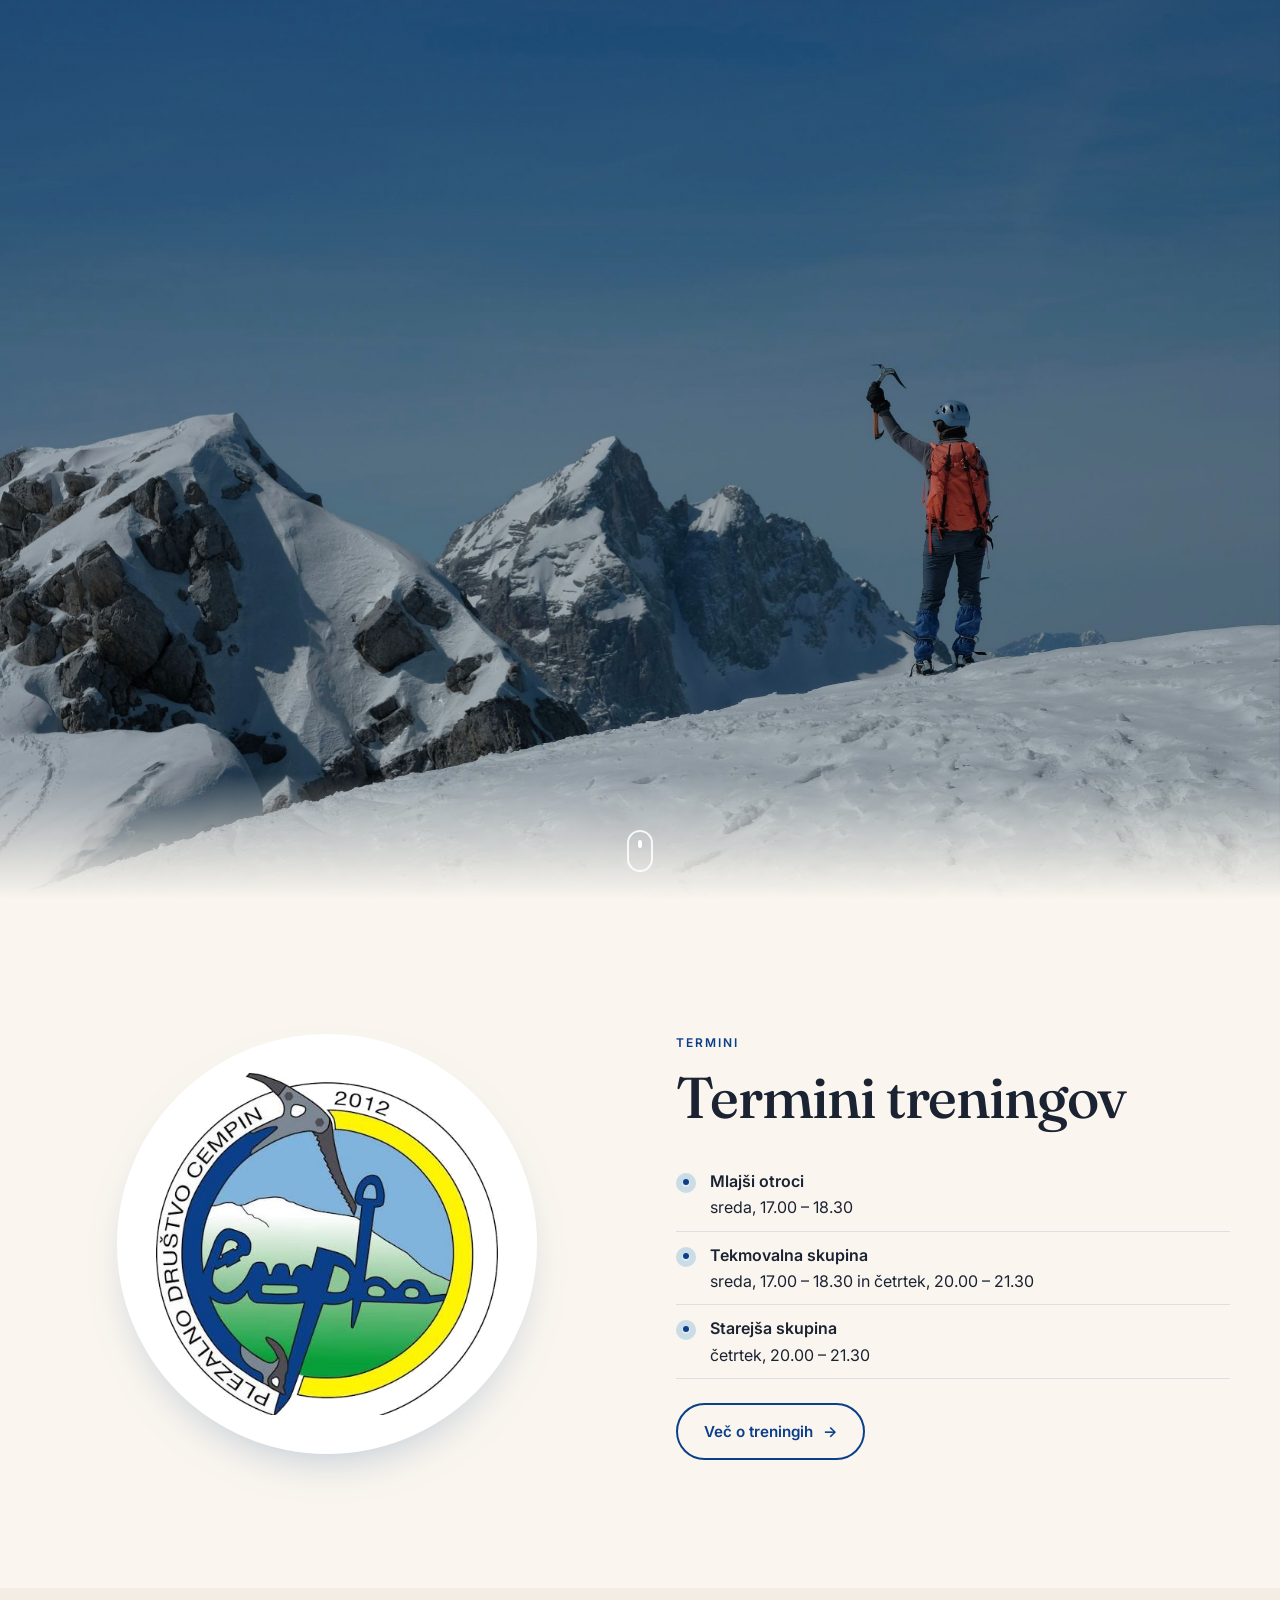
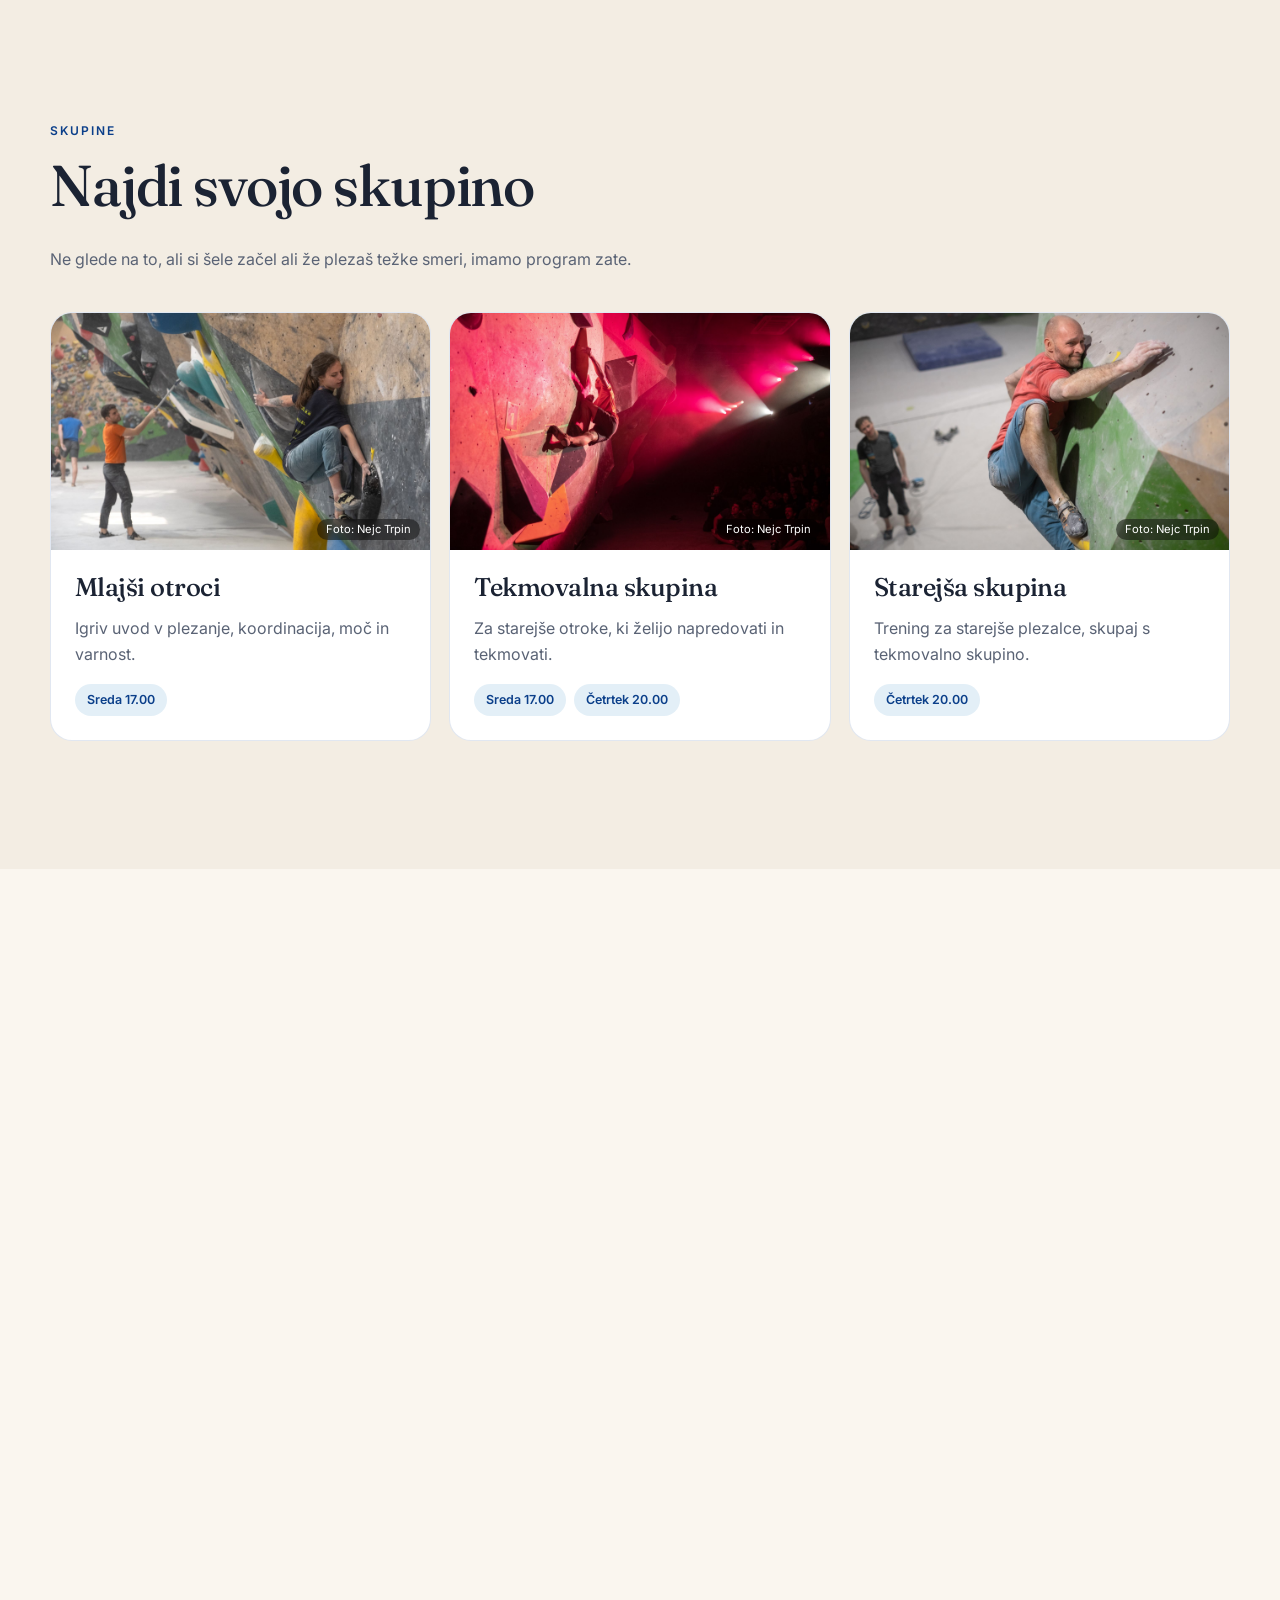
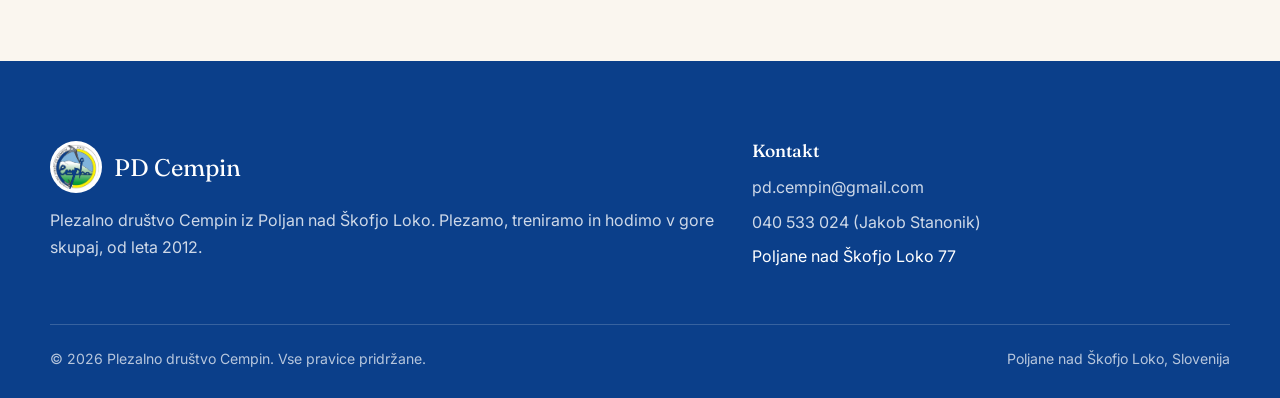
<file: index.html>
<!doctype html>
<html lang="sl" class="no-js">
<head>
  <meta charset="utf-8">
  <meta name="viewport" content="width=device-width, initial-scale=1, viewport-fit=cover">
  <title>PD Cempin · Plezalno društvo</title>
  <meta name="description" content="Plezalno društvo Cempin iz Poljan nad Škofjo Loko: športno plezanje, alpinizem in treningi za vse starosti.">
  <meta name="theme-color" content="#faf6ef" media="(prefers-color-scheme: light)">
  <meta name="theme-color" content="#161618" media="(prefers-color-scheme: dark)">
  <link rel="icon" href="assets/logo.png">
  <link rel="preconnect" href="https://fonts.googleapis.com">
  <link rel="preconnect" href="https://fonts.gstatic.com" crossorigin>
  <link href="https://fonts.googleapis.com/css2?family=Fraunces:opsz,wght@9..144,400;9..144,500;9..144,600&family=Inter:wght@400;500;600&display=swap" rel="stylesheet">
  <link rel="stylesheet" href="style.css">
  <script>
    // Tema se nastavi takoj, da stran ne utripne
    try { var t = localStorage.getItem("cempin-theme"); if (t) document.documentElement.setAttribute("data-theme", t); } catch (e) {}
  </script>
</head>
<body class="is-home">
  <a class="skip-link" href="#vsebina">Preskoči na vsebino</a>
  <header class="site-header">
    <a class="brand" href="index.html" aria-label="PD Cempin, domov">
      <img src="assets/logo.png" alt="" width="38" height="38">
      PD Cempin
    </a>
    <div class="nav-wrap">
      <nav class="main-nav" aria-label="Glavni meni">
        <ul>
          <li><a href="o-nas.html">O nas</a></li>
          <li><a href="treningi.html">Treningi / Rekreacija</a></li>
          <li><a href="kontakt.html">Kontakt</a></li>
        </ul>
      </nav>
      <button class="theme-toggle" type="button" aria-label="Preklopi temni način" aria-pressed="false"></button>
      <button class="menu-toggle" type="button" aria-label="Odpri meni" aria-expanded="false">
        <span></span><span></span><span></span>
      </button>
    </div>
  </header>

  <main id="vsebina">
    <!-- Naslovna slika: samo slika, brez besedila -->
    <section class="hero" aria-label="Alpinist na zasneženem grebenu">
      <img src="assets/fotografije/ntrp1092.jpg" alt="Alpinist na zasneženem grebenu pod gorskimi vrhovi" fetchpriority="high">
      <span class="scroll-cue" aria-hidden="true"></span>
    </section>

    <h1 class="sr-only">Plezalno društvo Cempin</h1>


    <!-- Mix: Treningi otrok -->
    <section class="section">
      <div class="container split split--reverse">
        <div class="logo-badge reveal reveal--right">
          <img src="assets/logo-izrez.png" alt="Logotip Plezalnega društva Cempin">
        </div>
        <div class="reveal reveal--left">
          <span class="eyebrow">Termini</span>
          <h2>Termini treningov</h2>
          <ul class="ticks">
            <li><strong>Mlajši otroci</strong><br>sreda, 17.00 – 18.30</li>
            <li><strong>Tekmovalna skupina</strong><br>sreda, 17.00 – 18.30 in četrtek, 20.00 – 21.30</li>
            <li><strong>Starejša skupina</strong><br>četrtek, 20.00 – 21.30</li>
          </ul>
          <a class="btn btn--ghost" href="treningi.html">Več o treningih <span class="arrow" aria-hidden="true">→</span></a>
        </div>
      </div>
    </section>

    <!-- Mix: Skupine -->
    <section class="section section--alt">
      <div class="container">
        <div class="reveal" style="max-width:640px;margin-bottom:40px">
          <span class="eyebrow">Skupine</span>
          <h2>Najdi svojo skupino</h2>
          <p>Ne glede na to, ali si šele začel ali že plezaš težke smeri, imamo program zate.</p>
        </div>
        <div class="cards cards--3">
          <article class="card reveal" style="--d:0s">
            <div class="card__img"><img src="assets/fotografije/ntrp1962.jpg" alt="Plezalka na umetni steni" loading="lazy" style="object-position:65% 40%"><span class="credit">Foto: Nejc Trpin</span></div>
            <div class="card__body">
              <h3>Mlajši otroci</h3>
              <p>Igriv uvod v plezanje, koordinacija, moč in varnost.</p>
              <div class="card__meta"><span class="tag">Sreda 17.00</span></div>
            </div>
          </article>
          <article class="card reveal" style="--d:.12s">
            <div class="card__img"><img src="assets/fotografije/ntrp1238.jpg" alt="Plezalka na tekmi v balvanih" loading="lazy" style="object-position:40% 40%"><span class="credit">Foto: Nejc Trpin</span></div>
            <div class="card__body">
              <h3>Tekmovalna skupina</h3>
              <p>Za starejše otroke, ki želijo napredovati in tekmovati.</p>
              <div class="card__meta"><span class="tag">Sreda 17.00</span><span class="tag">Četrtek 20.00</span></div>
            </div>
          </article>
          <article class="card reveal" style="--d:.24s">
            <div class="card__img"><img src="assets/fotografije/ntrp2214.jpg" alt="Plezalec na umetni steni" loading="lazy" style="object-position:60% 35%"><span class="credit">Foto: Nejc Trpin</span></div>
            <div class="card__body">
              <h3>Starejša skupina</h3>
              <p>Trening za starejše plezalce, skupaj s tekmovalno skupino.</p>
              <div class="card__meta"><span class="tag">Četrtek 20.00</span></div>
            </div>
          </article>
        </div>
      </div>
    </section>

    <!-- Rekreacija za vse generacije -->
    <section class="section" id="rekreacija">
      <div class="container">
        <div class="band reveal reveal--zoom">
          <img src="assets/fotografije/ntrp1822.jpg" alt="Plezalka na umetni steni" loading="lazy" style="object-position:55% 40%"><span class="credit">Foto: Nejc Trpin</span>
          <div class="band__inner">
            <span class="eyebrow" style="color:#fff">Sreda · 18.30 – 20.00</span>
            <h2>Rekreacija za vse generacije</h2>
            <p>Takoj po treningu otrok je stena odprta za vse, ki želijo plezati rekreativno, ne glede na starost ali znanje. Dobimo se v telovadnici Osnovne šole Ivana Tavčarja v Gorenji vasi.</p>
            <div class="btn-row">
              <a class="btn" href="treningi.html#rekreacija">Termini in podrobnosti <span class="arrow" aria-hidden="true">→</span></a>
              <a class="btn btn--light-ghost" href="kontakt.html">Kontakt</a>
            </div>
          </div>
        </div>
      </div>
    </section>
  </main>

  <footer class="site-footer">
    <div class="container">
      <div class="footer-grid">
        <div>
          <div class="footer-brand">
            <img src="assets/logo.png" alt="" width="52" height="52">
            <span>PD Cempin</span>
          </div>
          <p>Plezalno društvo Cempin iz Poljan nad Škofjo Loko. Plezamo, treniramo in hodimo v gore skupaj, od leta 2012.</p>
        </div>
        <div>
          <h3>Kontakt</h3>
          <ul>
            <li><a href="mailto:pd.cempin@gmail.com">pd.cempin@gmail.com</a></li>
            <li><a href="tel:+38640533024">040 533 024 (Jakob Stanonik)</a></li>
            <li>Poljane nad Škofjo Loko 77</li>
          </ul>
        </div>
      </div>
      <div class="footer-bottom">
        <span>© <span data-year>2026</span> Plezalno društvo Cempin. Vse pravice pridržane.</span>
        <span>Poljane nad Škofjo Loko, Slovenija</span>
      </div>
    </div>
  </footer>
  <script src="script.js" defer></script>
</body>
</html>
</file>
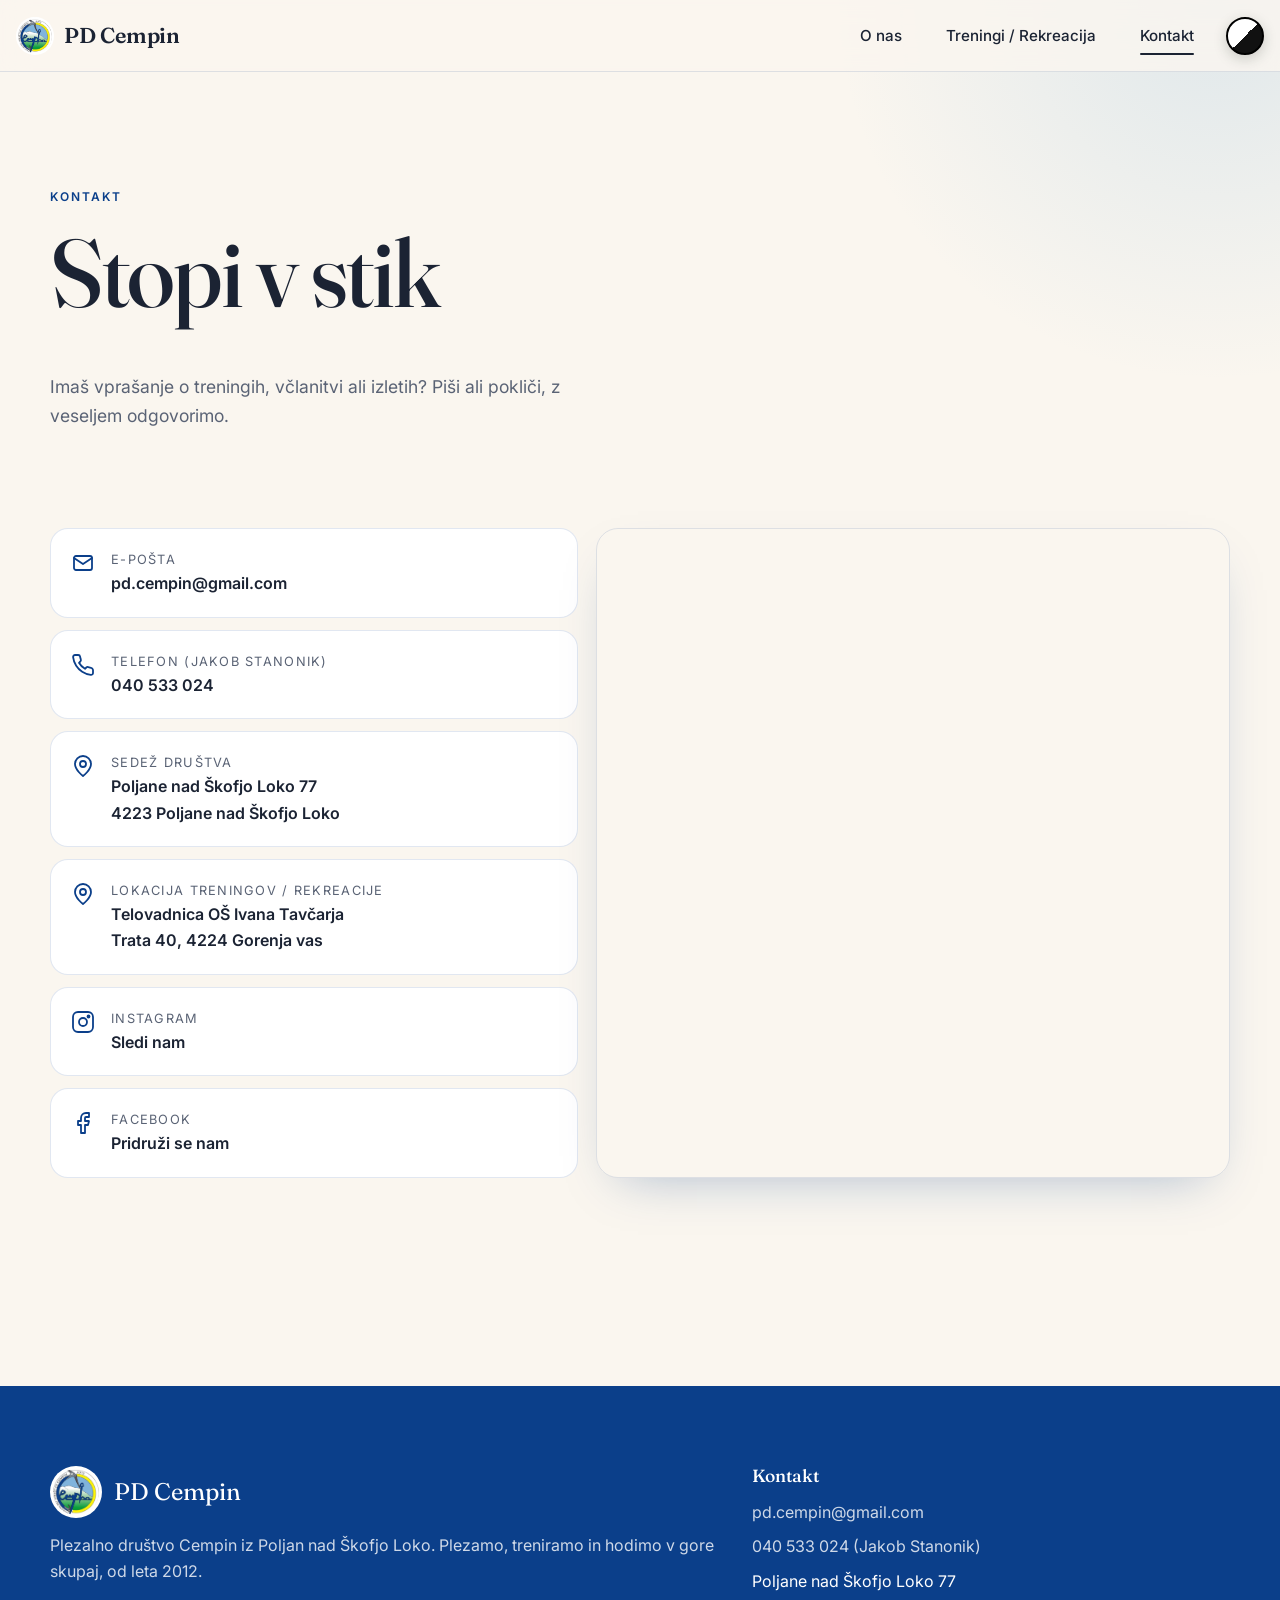
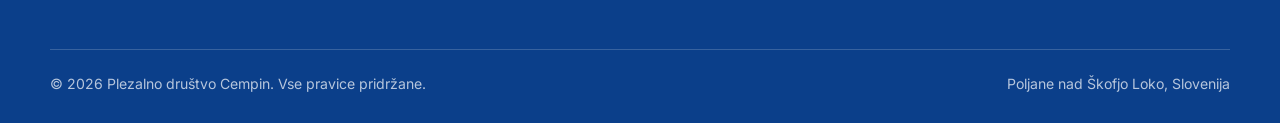
<file: kontakt.html>
<!doctype html>
<html lang="sl" class="no-js">
<head>
  <meta charset="utf-8">
  <meta name="viewport" content="width=device-width, initial-scale=1, viewport-fit=cover">
  <title>Kontakt · PD Cempin</title>
  <meta name="description" content="Kontakt in lokacija Plezalnega društva Cempin, Poljane nad Škofjo Loko.">
  <meta name="theme-color" content="#faf6ef" media="(prefers-color-scheme: light)">
  <meta name="theme-color" content="#161618" media="(prefers-color-scheme: dark)">
  <link rel="icon" href="assets/logo.png">
  <link rel="preconnect" href="https://fonts.googleapis.com">
  <link rel="preconnect" href="https://fonts.gstatic.com" crossorigin>
  <link href="https://fonts.googleapis.com/css2?family=Fraunces:opsz,wght@9..144,400;9..144,500;9..144,600&family=Inter:wght@400;500;600&display=swap" rel="stylesheet">
  <link rel="stylesheet" href="style.css">
  <script>
    // Tema se nastavi takoj, da stran ne utripne
    try { var t = localStorage.getItem("cempin-theme"); if (t) document.documentElement.setAttribute("data-theme", t); } catch (e) {}
  </script>
</head>
<body>
  <a class="skip-link" href="#vsebina">Preskoči na vsebino</a>
  <header class="site-header">
    <a class="brand" href="index.html" aria-label="PD Cempin, domov">
      <img src="assets/logo.png" alt="" width="38" height="38">
      PD Cempin
    </a>
    <div class="nav-wrap">
      <nav class="main-nav" aria-label="Glavni meni">
        <ul>
          <li><a href="o-nas.html">O nas</a></li>
          <li><a href="treningi.html">Treningi / Rekreacija</a></li>
          <li><a href="kontakt.html" aria-current="page">Kontakt</a></li>
        </ul>
      </nav>
      <button class="theme-toggle" type="button" aria-label="Preklopi temni način" aria-pressed="false"></button>
      <button class="menu-toggle" type="button" aria-label="Odpri meni" aria-expanded="false">
        <span></span><span></span><span></span>
      </button>
    </div>
  </header>

  <main id="vsebina">
    <section class="page-head">
      <div class="container reveal">
        <span class="eyebrow">Kontakt</span>
        <h1>Stopi v stik</h1>
        <p>Imaš vprašanje o treningih, včlanitvi ali izletih? Piši ali pokliči, z veseljem odgovorimo.</p>
      </div>
    </section>

    <section class="section" style="padding-top:0">
      <div class="container contact-grid">
        <ul class="contact-list">
          <li class="reveal" style="--d:0s"><a class="contact-item" href="mailto:pd.cempin@gmail.com"><svg viewBox="0 0 24 24" fill="none" stroke="currentColor" stroke-width="1.8" stroke-linecap="round" stroke-linejoin="round" aria-hidden="true"><rect x="3" y="5" width="18" height="14" rx="2"/><path d="m3 7 9 6 9-6"/></svg><span><small>E-pošta</small><strong>pd.cempin@gmail.com</strong></span></a></li>
          <li class="reveal" style="--d:.08s"><a class="contact-item" href="tel:+38640533024"><svg viewBox="0 0 24 24" fill="none" stroke="currentColor" stroke-width="1.8" stroke-linecap="round" stroke-linejoin="round" aria-hidden="true"><path d="M22 16.9v3a2 2 0 0 1-2.2 2 19.8 19.8 0 0 1-8.6-3.1 19.5 19.5 0 0 1-6-6A19.8 19.8 0 0 1 2.1 4.2 2 2 0 0 1 4.1 2h3a2 2 0 0 1 2 1.7c.1.9.4 1.8.7 2.7a2 2 0 0 1-.5 2.1L8 9.8a16 16 0 0 0 6 6l1.3-1.3a2 2 0 0 1 2.1-.4c.9.3 1.8.6 2.7.7a2 2 0 0 1 1.7 2z"/></svg><span><small>Telefon (Jakob Stanonik)</small><strong>040 533 024</strong></span></a></li>
          <li class="reveal" style="--d:.16s"><a class="contact-item" href="https://www.google.com/maps/search/?api=1&query=Poljane+nad+%C5%A0kofjo+Loko+77%2C+4223+Poljane+nad+%C5%A0kofjo+Loko" target="_blank" rel="noopener"><svg viewBox="0 0 24 24" fill="none" stroke="currentColor" stroke-width="1.8" stroke-linecap="round" stroke-linejoin="round" aria-hidden="true"><path d="M20 10c0 6-8 12-8 12s-8-6-8-12a8 8 0 0 1 16 0z"/><circle cx="12" cy="10" r="3"/></svg><span><small>Sedež društva</small><strong>Poljane nad Škofjo Loko 77<br>4223 Poljane nad Škofjo Loko</strong></span></a></li>
          <!-- OSNUTEK: preveri, da povezavi vodita na pravi profil društva -->
          <li class="reveal" style="--d:.2s"><a class="contact-item" href="https://www.google.com/maps/search/?api=1&query=O%C5%A0+Ivana+Tav%C4%8Darja+Gorenja+vas%2C+Trata+40" target="_blank" rel="noopener"><svg viewBox="0 0 24 24" fill="none" stroke="currentColor" stroke-width="1.8" stroke-linecap="round" stroke-linejoin="round" aria-hidden="true"><path d="M20 10c0 6-8 12-8 12s-8-6-8-12a8 8 0 0 1 16 0z"/><circle cx="12" cy="10" r="3"/></svg><span><small>Lokacija treningov / rekreacije</small><strong>Telovadnica OŠ Ivana Tavčarja<br>Trata 40, 4224 Gorenja vas</strong></span></a></li>
          <li class="reveal" style="--d:.24s"><a class="contact-item" href="https://www.instagram.com/" target="_blank" rel="noopener"><svg viewBox="0 0 24 24" fill="none" stroke="currentColor" stroke-width="1.8" stroke-linecap="round" stroke-linejoin="round" aria-hidden="true"><rect x="2" y="2" width="20" height="20" rx="5"/><circle cx="12" cy="12" r="4"/><circle cx="17.5" cy="6.5" r="1" fill="currentColor"/></svg><span><small>Instagram</small><strong>Sledi nam</strong></span></a></li>
          <li class="reveal" style="--d:.32s"><a class="contact-item" href="https://www.facebook.com/" target="_blank" rel="noopener"><svg viewBox="0 0 24 24" fill="none" stroke="currentColor" stroke-width="1.8" stroke-linecap="round" stroke-linejoin="round" aria-hidden="true"><path d="M18 2h-3a5 5 0 0 0-5 5v3H7v4h3v8h4v-8h3l1-4h-4V7a1 1 0 0 1 1-1h3z"/></svg><span><small>Facebook</small><strong>Pridruži se nam</strong></span></a></li>
        </ul>
        <div class="map reveal reveal--zoom">
          <iframe title="Zemljevid: Poljane nad Škofjo Loko 77" loading="lazy" referrerpolicy="no-referrer-when-downgrade" src="https://maps.google.com/maps?q=Poljane+nad+%C5%A0kofjo+Loko+77%2C+4223+Poljane+nad+%C5%A0kofjo+Loko&z=16&output=embed"></iframe>
        </div>
      </div>
    </section>
  </main>

  <footer class="site-footer">
    <div class="container">
      <div class="footer-grid">
        <div>
          <div class="footer-brand">
            <img src="assets/logo.png" alt="" width="52" height="52">
            <span>PD Cempin</span>
          </div>
          <p>Plezalno društvo Cempin iz Poljan nad Škofjo Loko. Plezamo, treniramo in hodimo v gore skupaj, od leta 2012.</p>
        </div>
        <div>
          <h3>Kontakt</h3>
          <ul>
            <li><a href="mailto:pd.cempin@gmail.com">pd.cempin@gmail.com</a></li>
            <li><a href="tel:+38640533024">040 533 024 (Jakob Stanonik)</a></li>
            <li>Poljane nad Škofjo Loko 77</li>
          </ul>
        </div>
      </div>
      <div class="footer-bottom">
        <span>© <span data-year>2026</span> Plezalno društvo Cempin. Vse pravice pridržane.</span>
        <span>Poljane nad Škofjo Loko, Slovenija</span>
      </div>
    </div>
  </footer>
  <script src="script.js" defer></script>
</body>
</html>
</file>
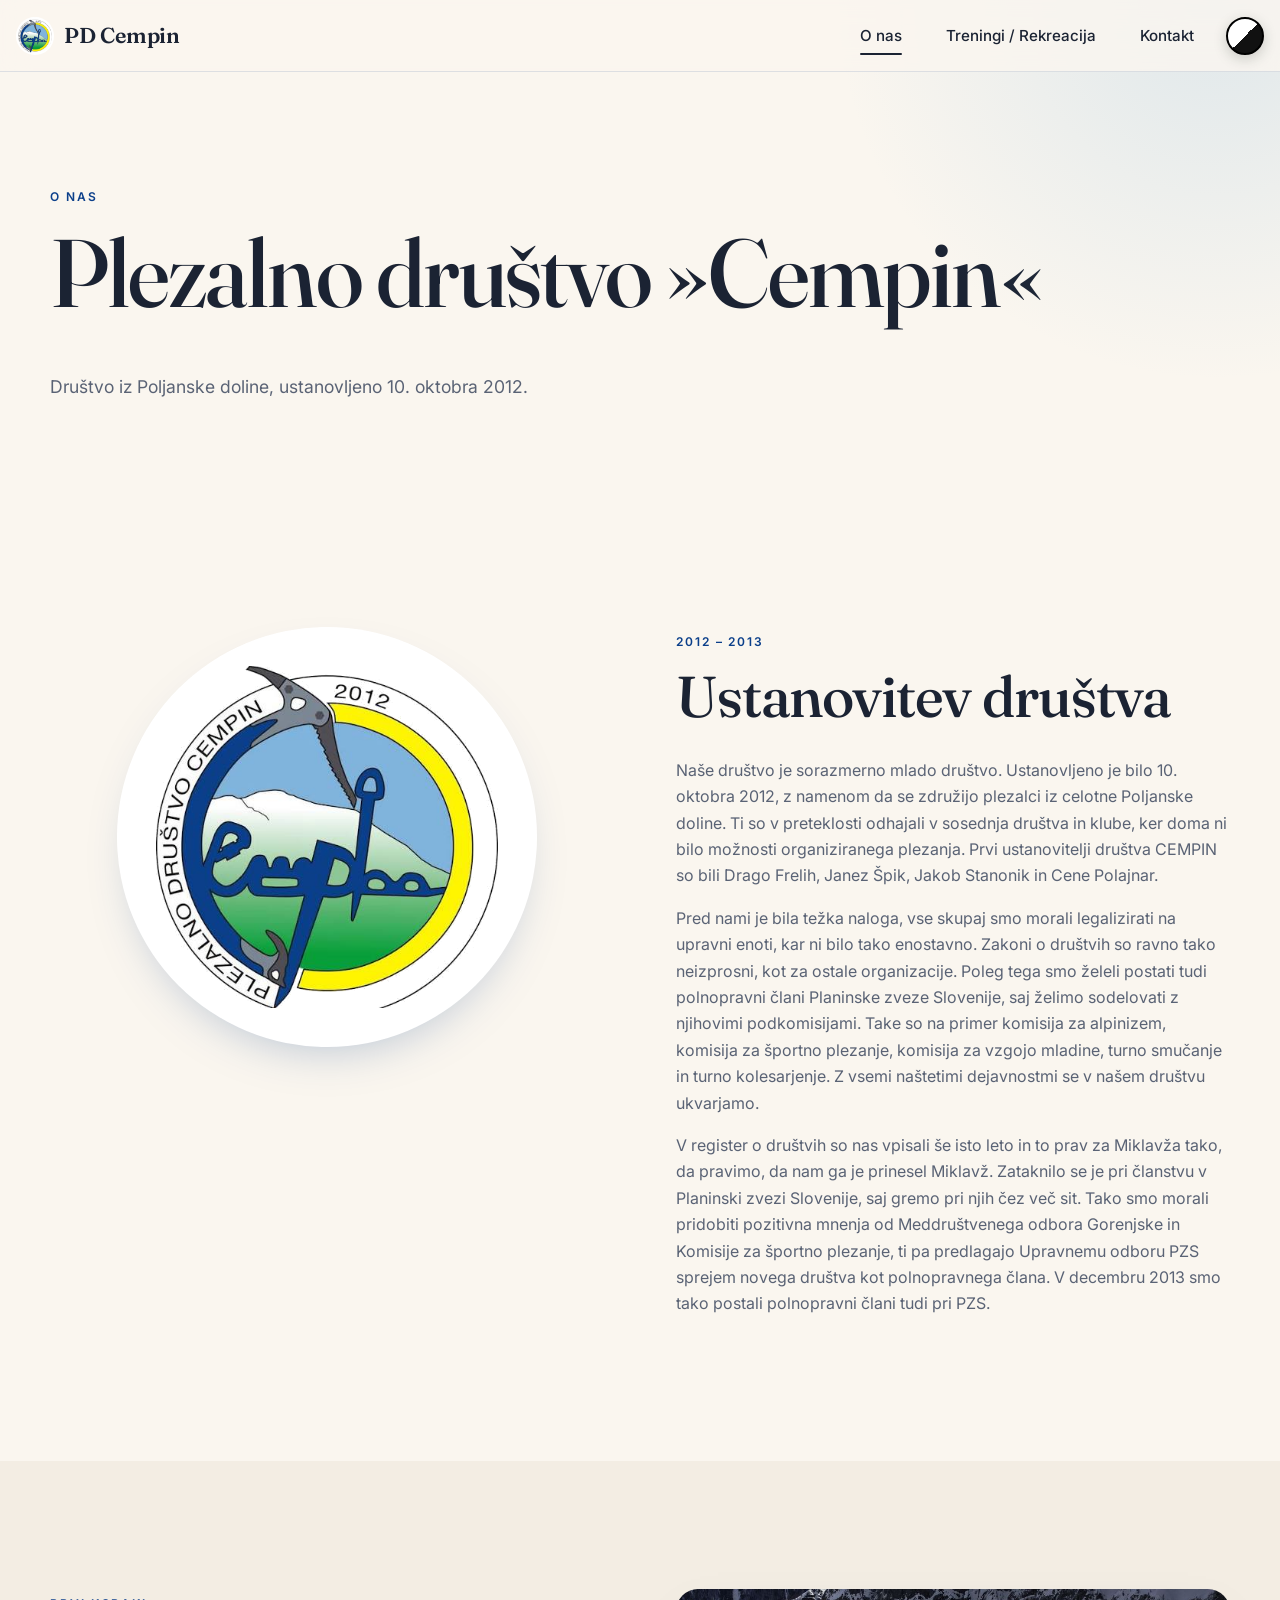
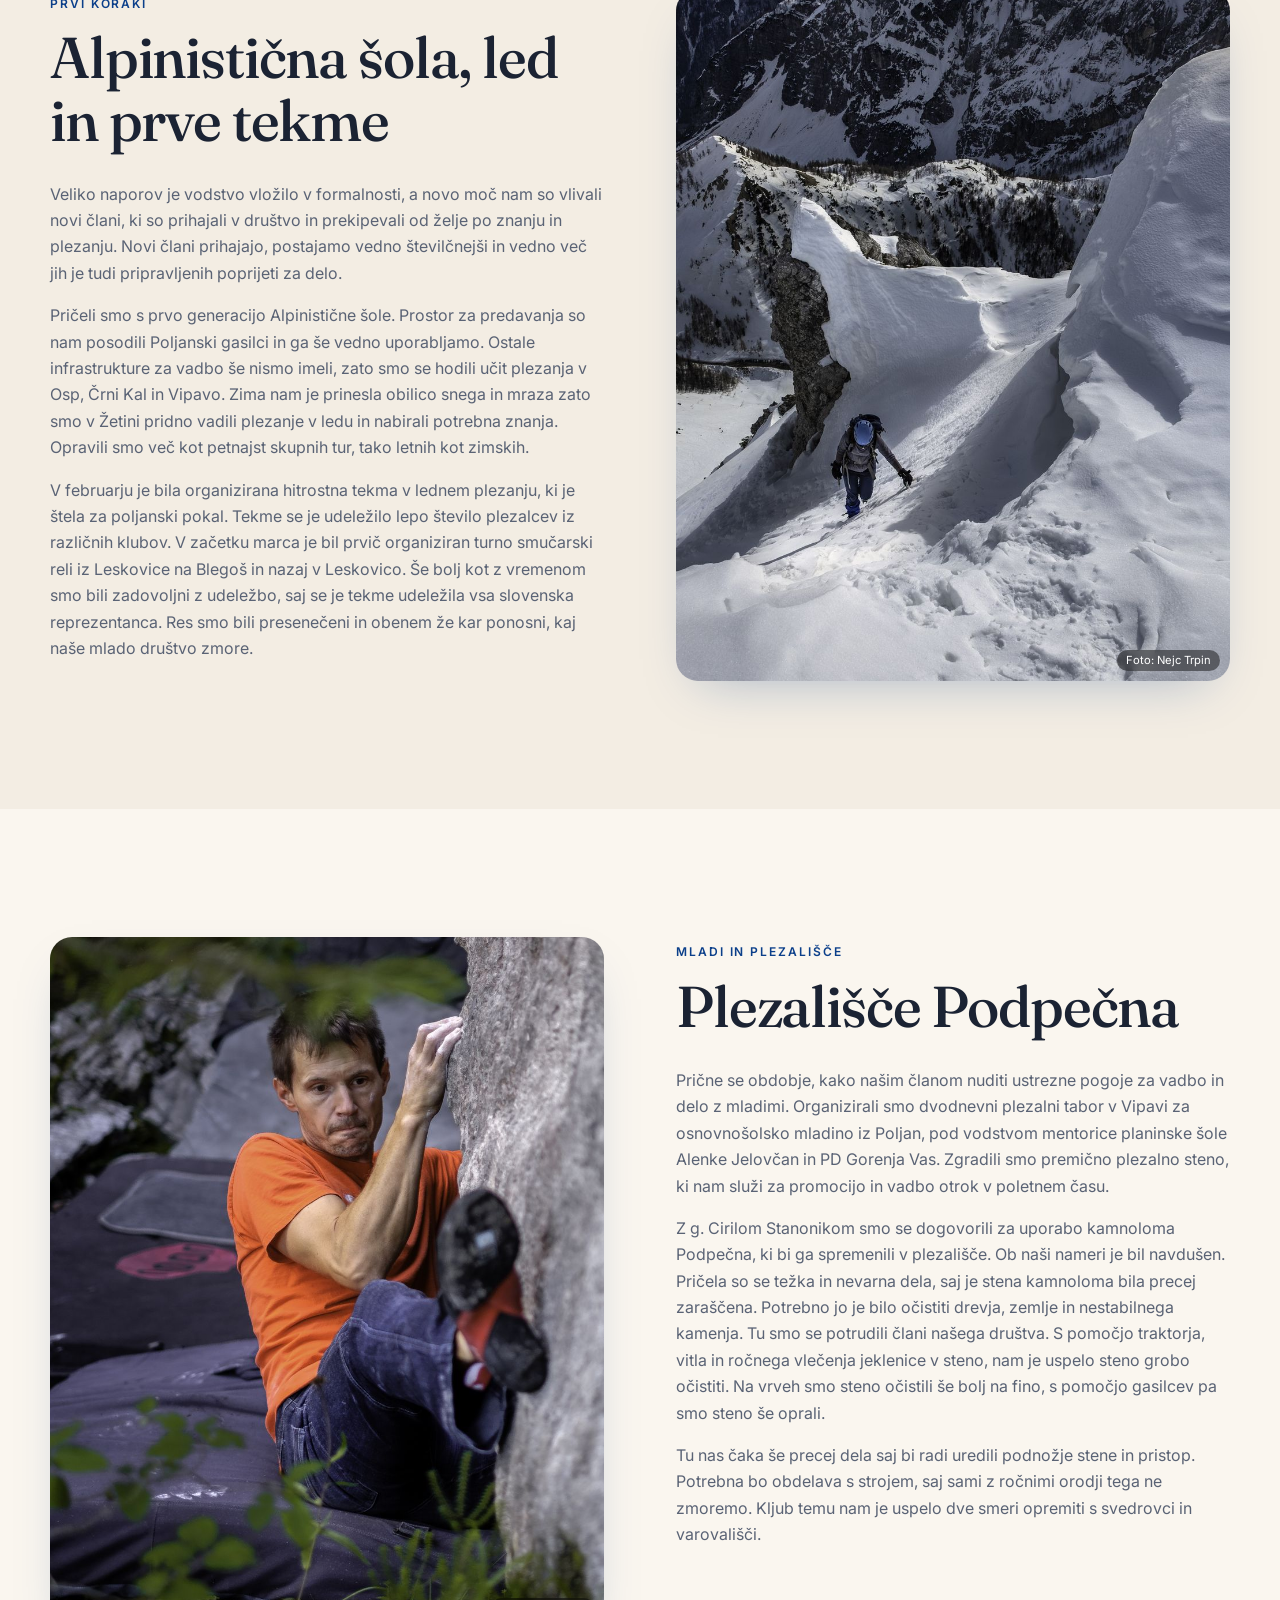
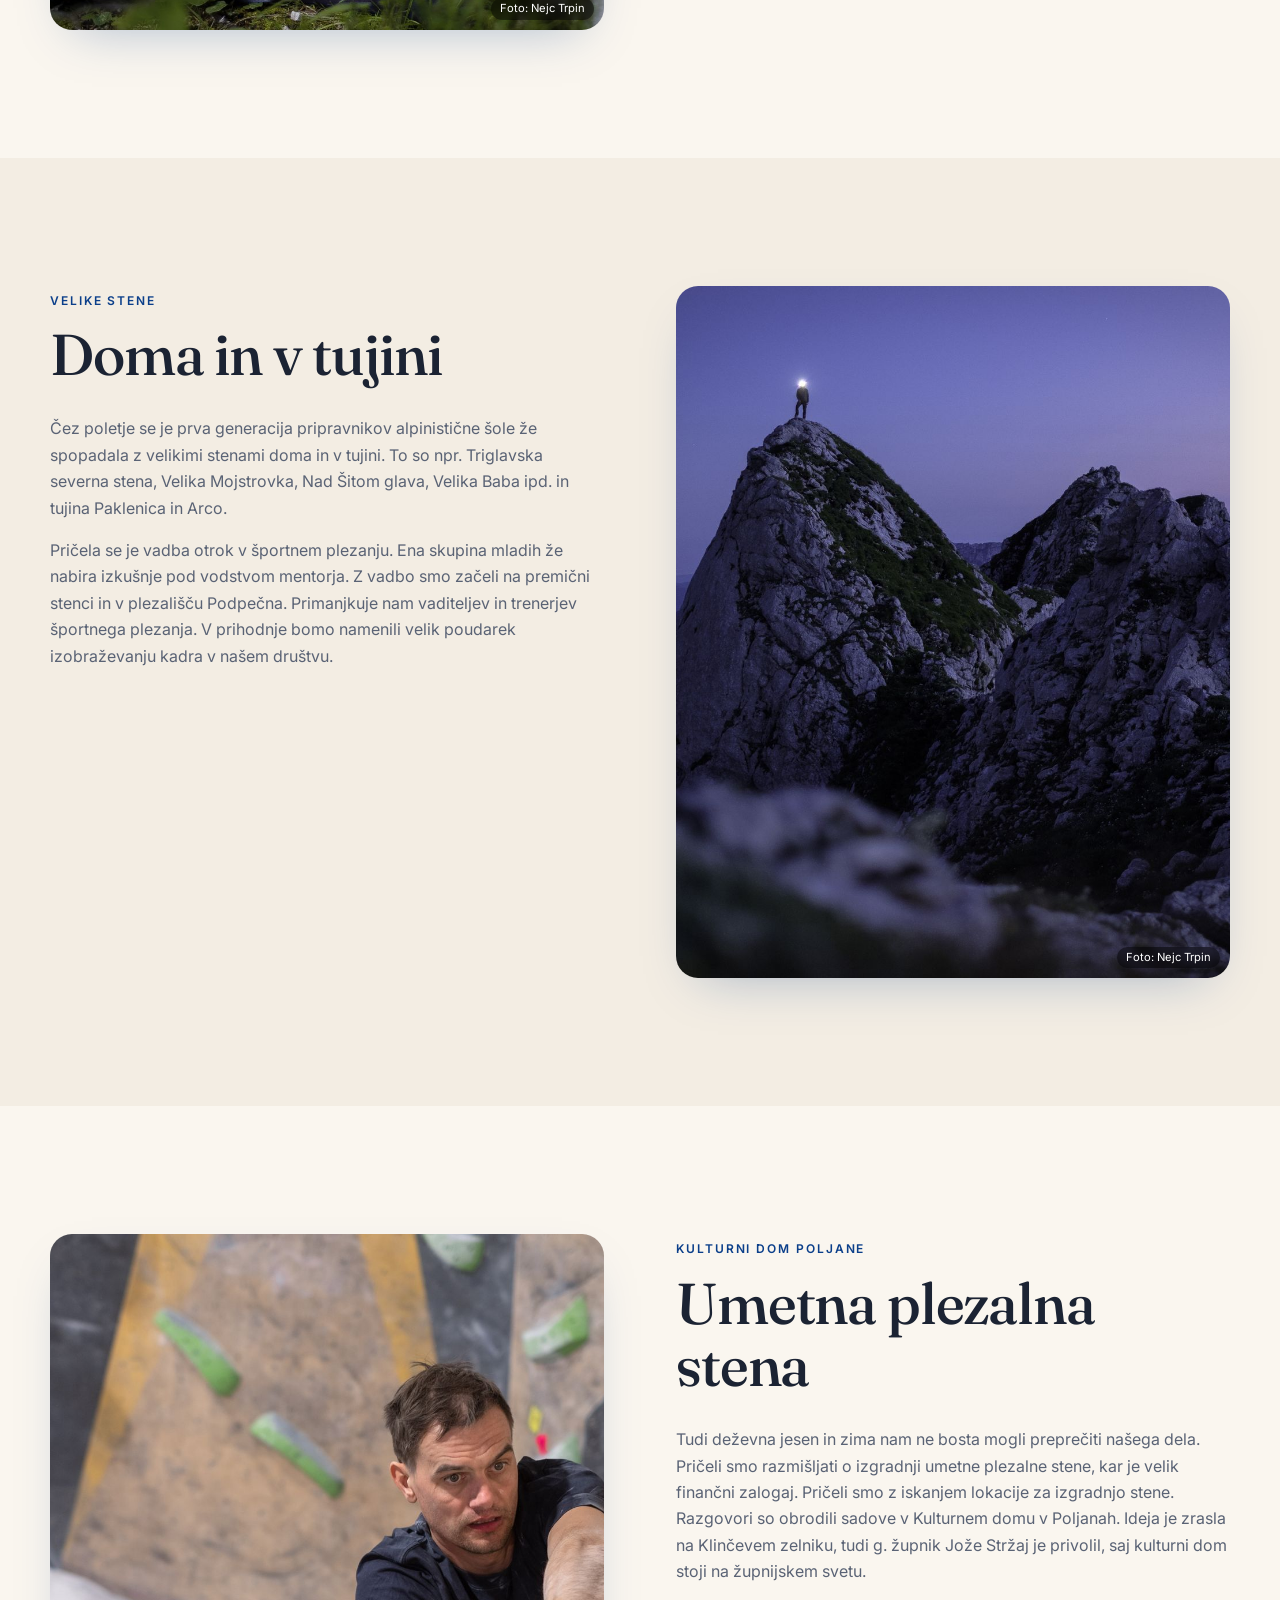
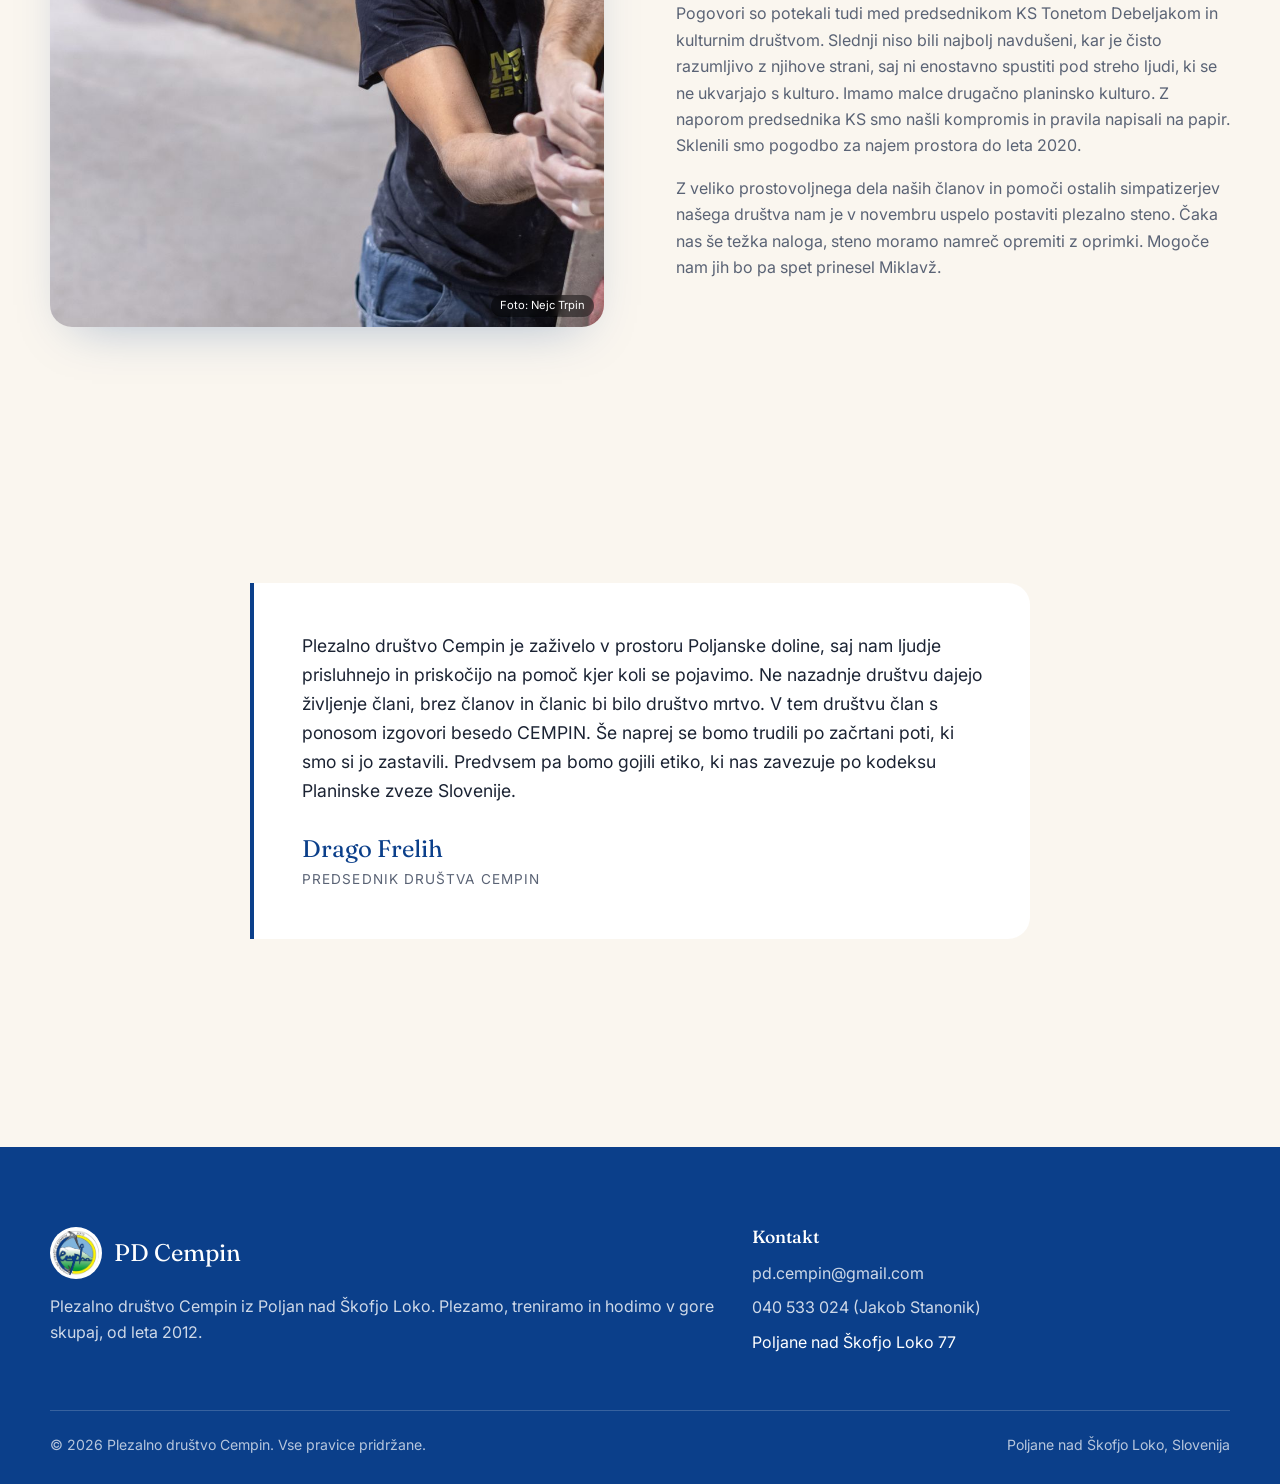
<file: o-nas.html>
<!doctype html>
<html lang="sl" class="no-js">
<head>
  <meta charset="utf-8">
  <meta name="viewport" content="width=device-width, initial-scale=1, viewport-fit=cover">
  <title>O nas · PD Cempin</title>
  <meta name="description" content="Spoznaj Plezalno društvo Cempin iz Poljan nad Škofjo Loko.">
  <meta name="theme-color" content="#faf6ef" media="(prefers-color-scheme: light)">
  <meta name="theme-color" content="#161618" media="(prefers-color-scheme: dark)">
  <link rel="icon" href="assets/logo.png">
  <link rel="preconnect" href="https://fonts.googleapis.com">
  <link rel="preconnect" href="https://fonts.gstatic.com" crossorigin>
  <link href="https://fonts.googleapis.com/css2?family=Fraunces:opsz,wght@9..144,400;9..144,500;9..144,600&family=Inter:wght@400;500;600&display=swap" rel="stylesheet">
  <link rel="stylesheet" href="style.css">
  <script>
    // Tema se nastavi takoj, da stran ne utripne
    try { var t = localStorage.getItem("cempin-theme"); if (t) document.documentElement.setAttribute("data-theme", t); } catch (e) {}
  </script>
</head>
<body>
  <a class="skip-link" href="#vsebina">Preskoči na vsebino</a>
  <header class="site-header">
    <a class="brand" href="index.html" aria-label="PD Cempin, domov">
      <img src="assets/logo.png" alt="" width="38" height="38">
      PD Cempin
    </a>
    <div class="nav-wrap">
      <nav class="main-nav" aria-label="Glavni meni">
        <ul>
          <li><a href="o-nas.html" aria-current="page">O nas</a></li>
          <li><a href="treningi.html">Treningi / Rekreacija</a></li>
          <li><a href="kontakt.html">Kontakt</a></li>
        </ul>
      </nav>
      <button class="theme-toggle" type="button" aria-label="Preklopi temni način" aria-pressed="false"></button>
      <button class="menu-toggle" type="button" aria-label="Odpri meni" aria-expanded="false">
        <span></span><span></span><span></span>
      </button>
    </div>
  </header>

  <main id="vsebina">
    <section class="page-head">
      <div class="container reveal">
        <span class="eyebrow">O nas</span>
        <h1>Plezalno društvo »Cempin«</h1>
        <p>Društvo iz Poljanske doline, ustanovljeno 10. oktobra 2012.</p>
      </div>
    </section>

    <section class="section">
      <div class="container split split--top">
        <div class="logo-badge reveal reveal--left">
          <img src="assets/logo-izrez.png" alt="Logotip Plezalnega društva Cempin">
        </div>
        <div class="story reveal reveal--right">
          <span class="eyebrow">2012 – 2013</span>
          <h2>Ustanovitev društva</h2>
          <p>Naše društvo je sorazmerno mlado društvo. Ustanovljeno je bilo 10. oktobra 2012, z namenom da se združijo plezalci iz celotne Poljanske doline. Ti so v preteklosti odhajali v sosednja društva in klube, ker doma ni bilo možnosti organiziranega plezanja. Prvi ustanovitelji društva CEMPIN so bili Drago Frelih, Janez Špik, Jakob Stanonik in Cene Polajnar.</p>
          <p>Pred nami je bila težka naloga, vse skupaj smo morali legalizirati na upravni enoti, kar ni bilo tako enostavno. Zakoni o društvih so ravno tako neizprosni, kot za ostale organizacije. Poleg tega smo želeli postati tudi polnopravni člani Planinske zveze Slovenije, saj želimo sodelovati z njihovimi podkomisijami. Take so na primer komisija za alpinizem, komisija za športno plezanje, komisija za vzgojo mladine, turno smučanje in turno kolesarjenje. Z vsemi naštetimi dejavnostmi se v našem društvu ukvarjamo.</p>
          <p>V register o društvih so nas vpisali še isto leto in to prav za Miklavža tako, da pravimo, da nam ga je prinesel Miklavž. Zataknilo se je pri članstvu v Planinski zvezi Slovenije, saj gremo pri njih čez več sit. Tako smo morali pridobiti pozitivna mnenja od Meddruštvenega odbora Gorenjske in Komisije za športno plezanje, ti pa predlagajo Upravnemu odboru PZS sprejem novega društva kot polnopravnega člana. V decembru 2013 smo tako postali polnopravni člani tudi pri PZS.</p>
        </div>
      </div>
    </section>
    <section class="section section--alt">
      <div class="container split split--top split--reverse">
        <div class="split__media split__media--sticky reveal reveal--right">
          <img src="assets/fotografije/ntrp0924.jpg" alt="Alpinist v zasneženi strmini" loading="lazy" style="object-position:40% 50%"><span class="credit">Foto: Nejc Trpin</span>
        </div>
        <div class="story reveal reveal--left">
          <span class="eyebrow">Prvi koraki</span>
          <h2>Alpinistična šola, led in prve tekme</h2>
          <p>Veliko naporov je vodstvo vložilo v formalnosti, a novo moč nam so vlivali novi člani, ki so prihajali v društvo in prekipevali od želje po znanju in plezanju. Novi člani prihajajo, postajamo vedno številčnejši in vedno več jih je tudi pripravljenih poprijeti za delo.</p>
          <p>Pričeli smo s prvo generacijo Alpinistične šole. Prostor za predavanja so nam posodili Poljanski gasilci in ga še vedno uporabljamo. Ostale infrastrukture za vadbo še nismo imeli, zato smo se hodili učit plezanja v Osp, Črni Kal in Vipavo. Zima nam je prinesla obilico snega in mraza zato smo v Žetini pridno vadili plezanje v ledu in nabirali potrebna znanja. Opravili smo več kot petnajst skupnih tur, tako letnih kot zimskih.</p>
          <p>V februarju je bila organizirana hitrostna tekma v lednem plezanju, ki je štela za poljanski pokal. Tekme se je udeležilo lepo število plezalcev iz različnih klubov. V začetku marca je bil prvič organiziran turno smučarski reli iz Leskovice na Blegoš in nazaj v Leskovico. Še bolj kot z vremenom smo bili zadovoljni z udeležbo, saj se je tekme udeležila vsa slovenska reprezentanca. Res smo bili presenečeni in obenem že kar ponosni, kaj naše mlado društvo zmore.</p>
        </div>
      </div>
    </section>
    <section class="section">
      <div class="container split split--top">
        <div class="split__media split__media--sticky reveal reveal--left">
          <img src="assets/fotografije/ntrp1581.jpg" alt="Plezalec v skali sredi gozda" loading="lazy" style="object-position:45% 40%"><span class="credit">Foto: Nejc Trpin</span>
        </div>
        <div class="story reveal reveal--right">
          <span class="eyebrow">Mladi in plezališče</span>
          <h2>Plezališče Podpečna</h2>
          <p>Prične se obdobje, kako našim članom nuditi ustrezne pogoje za vadbo in delo z mladimi. Organizirali smo dvodnevni plezalni tabor v Vipavi za osnovnošolsko mladino iz Poljan, pod vodstvom mentorice planinske šole Alenke Jelovčan in PD Gorenja Vas. Zgradili smo premično plezalno steno, ki nam služi za promocijo in vadbo otrok v poletnem času.</p>
          <p>Z g. Cirilom Stanonikom smo se dogovorili za uporabo kamnoloma Podpečna, ki bi ga spremenili v plezališče. Ob naši nameri je bil navdušen. Pričela so se težka in nevarna dela, saj je stena kamnoloma bila precej zaraščena. Potrebno jo je bilo očistiti drevja, zemlje in nestabilnega kamenja. Tu smo se potrudili člani našega društva. S pomočjo traktorja, vitla in ročnega vlečenja jeklenice v steno, nam je uspelo steno grobo očistiti. Na vrveh smo steno očistili še bolj na fino, s pomočjo gasilcev pa smo steno še oprali.</p>
          <p>Tu nas čaka še precej dela saj bi radi uredili podnožje stene in pristop. Potrebna bo obdelava s strojem, saj sami z ročnimi orodji tega ne zmoremo. Kljub temu nam je uspelo dve smeri opremiti s svedrovci in varovališči.</p>
        </div>
      </div>
    </section>
    <section class="section section--alt">
      <div class="container split split--top split--reverse">
        <div class="split__media split__media--sticky reveal reveal--right">
          <img src="assets/fotografije/ntrp0536.jpg" alt="Gorski vrh v mraku" loading="lazy" style="object-position:50% 40%"><span class="credit">Foto: Nejc Trpin</span>
        </div>
        <div class="story reveal reveal--left">
          <span class="eyebrow">Velike stene</span>
          <h2>Doma in v tujini</h2>
          <p>Čez poletje se je prva generacija pripravnikov alpinistične šole že spopadala z velikimi stenami doma in v tujini. To so npr. Triglavska severna stena, Velika Mojstrovka, Nad Šitom glava, Velika Baba ipd. in tujina Paklenica in Arco.</p>
          <p>Pričela se je vadba otrok v športnem plezanju. Ena skupina mladih že nabira izkušnje pod vodstvom mentorja. Z vadbo smo začeli na premični stenci in v plezališču Podpečna. Primanjkuje nam vaditeljev in trenerjev športnega plezanja. V prihodnje bomo namenili velik poudarek izobraževanju kadra v našem društvu.</p>
        </div>
      </div>
    </section>
    <section class="section">
      <div class="container split split--top">
        <div class="split__media split__media--sticky reveal reveal--left">
          <img src="assets/fotografije/ntrp2185.jpg" alt="Plezalec na umetni plezalni steni" loading="lazy" style="object-position:60% 40%"><span class="credit">Foto: Nejc Trpin</span>
        </div>
        <div class="story reveal reveal--right">
          <span class="eyebrow">Kulturni dom Poljane</span>
          <h2>Umetna plezalna stena</h2>
          <p>Tudi deževna jesen in zima nam ne bosta mogli preprečiti našega dela. Pričeli smo razmišljati o izgradnji umetne plezalne stene, kar je velik finančni zalogaj. Pričeli smo z iskanjem lokacije za izgradnjo stene. Razgovori so obrodili sadove v Kulturnem domu v Poljanah. Ideja je zrasla na Klinčevem zelniku, tudi g. župnik Jože Stržaj je privolil, saj kulturni dom stoji na župnijskem svetu.</p>
          <p>Pogovori so potekali tudi med predsednikom KS Tonetom Debeljakom in kulturnim društvom. Slednji niso bili najbolj navdušeni, kar je čisto razumljivo z njihove strani, saj ni enostavno spustiti pod streho ljudi, ki se ne ukvarjajo s kulturo. Imamo malce drugačno planinsko kulturo. Z naporom predsednika KS smo našli kompromis in pravila napisali na papir. Sklenili smo pogodbo za najem prostora do leta 2020.</p>
          <p>Z veliko prostovoljnega dela naših članov in pomoči ostalih simpatizerjev našega društva nam je v novembru uspelo postaviti plezalno steno. Čaka nas še težka naloga, steno moramo namreč opremiti z oprimki. Mogoče nam jih bo pa spet prinesel Miklavž.</p>
        </div>
      </div>
    </section>
    <section class="section">
      <div class="container">
        <div class="closing reveal">
          <p>Plezalno društvo Cempin je zaživelo v prostoru Poljanske doline, saj nam ljudje prisluhnejo in priskočijo na pomoč kjer koli se pojavimo. Ne nazadnje društvu dajejo življenje člani, brez članov in članic bi bilo društvo mrtvo. V tem društvu član s ponosom izgovori besedo CEMPIN. Še naprej se bomo trudili po začrtani poti, ki smo si jo zastavili. Predvsem pa bomo gojili etiko, ki nas zavezuje po kodeksu Planinske zveze Slovenije.</p>
          <p class="signature">Drago Frelih<span>predsednik društva Cempin</span></p>
        </div>
      </div>
    </section>
  </main>

  <footer class="site-footer">
    <div class="container">
      <div class="footer-grid">
        <div>
          <div class="footer-brand">
            <img src="assets/logo.png" alt="" width="52" height="52">
            <span>PD Cempin</span>
          </div>
          <p>Plezalno društvo Cempin iz Poljan nad Škofjo Loko. Plezamo, treniramo in hodimo v gore skupaj, od leta 2012.</p>
        </div>
        <div>
          <h3>Kontakt</h3>
          <ul>
            <li><a href="mailto:pd.cempin@gmail.com">pd.cempin@gmail.com</a></li>
            <li><a href="tel:+38640533024">040 533 024 (Jakob Stanonik)</a></li>
            <li>Poljane nad Škofjo Loko 77</li>
          </ul>
        </div>
      </div>
      <div class="footer-bottom">
        <span>© <span data-year>2026</span> Plezalno društvo Cempin. Vse pravice pridržane.</span>
        <span>Poljane nad Škofjo Loko, Slovenija</span>
      </div>
    </div>
  </footer>
  <script src="script.js" defer></script>
</body>
</html>
</file>
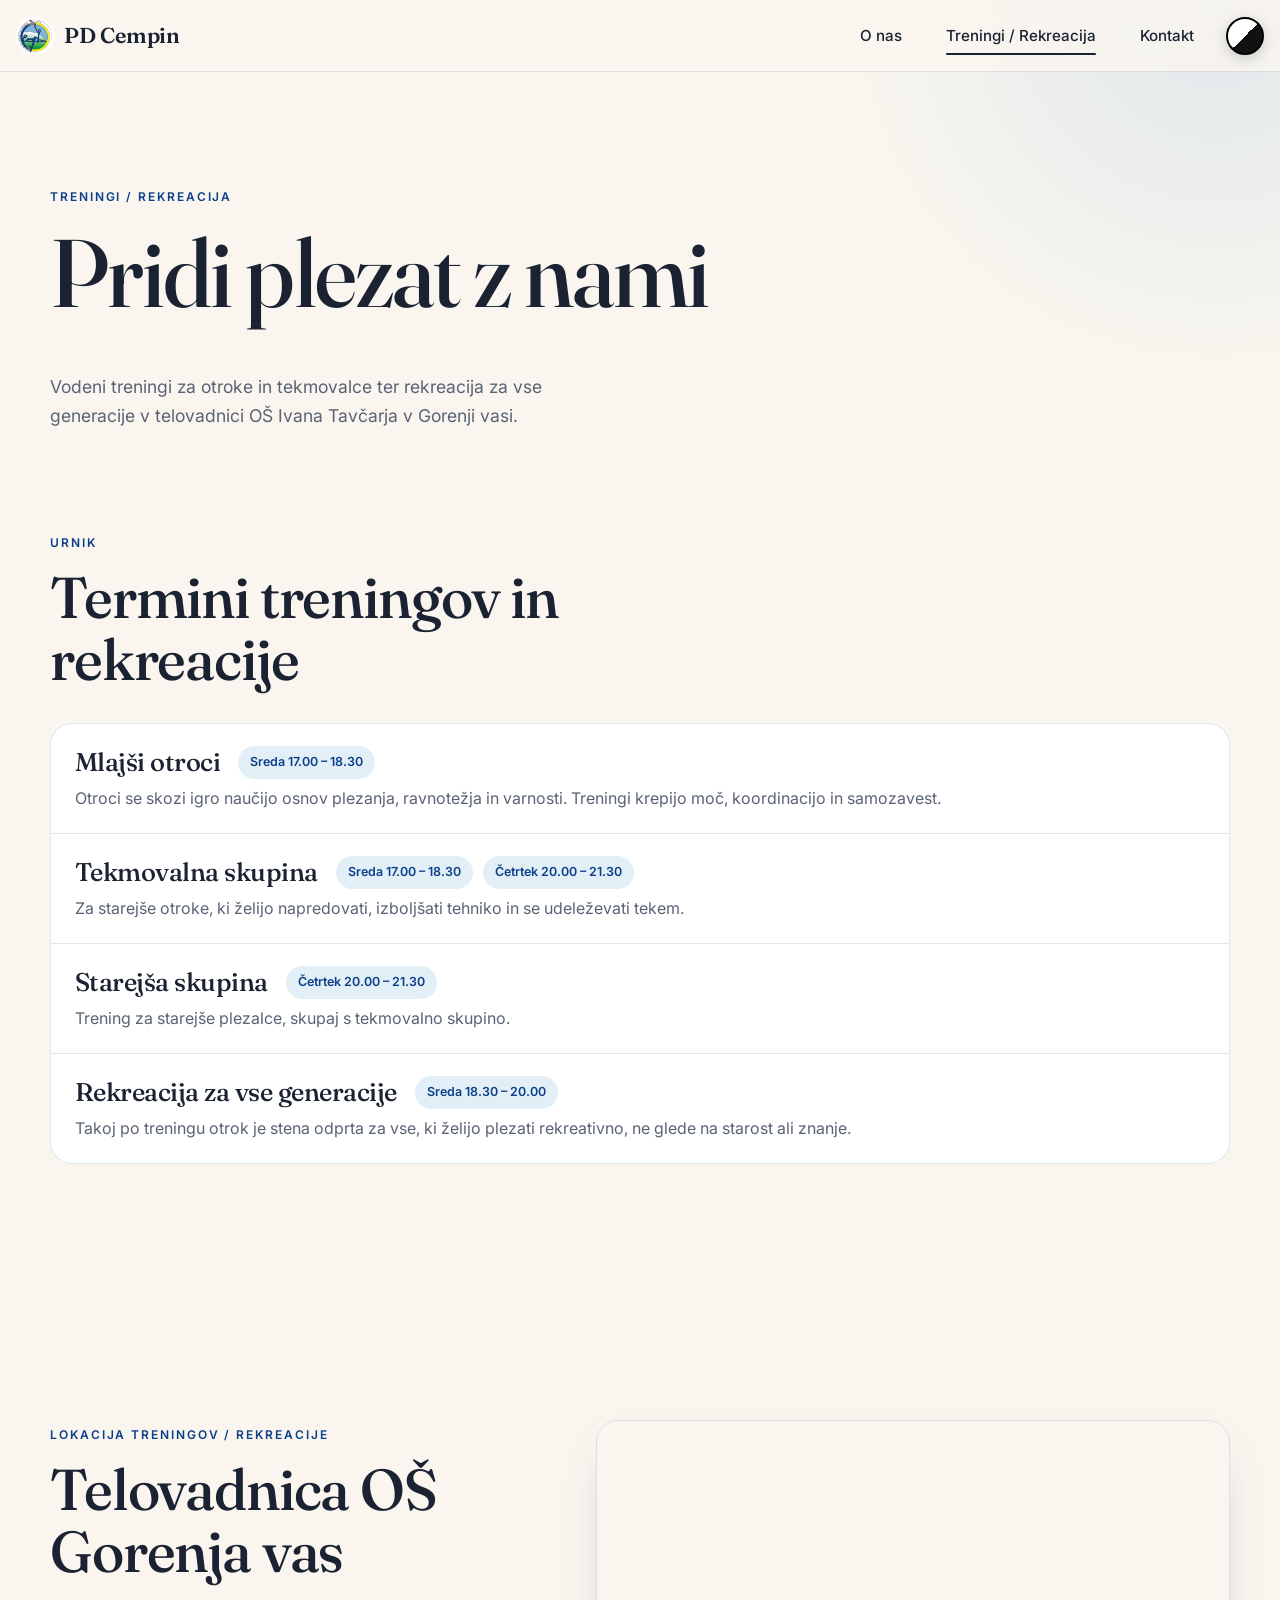
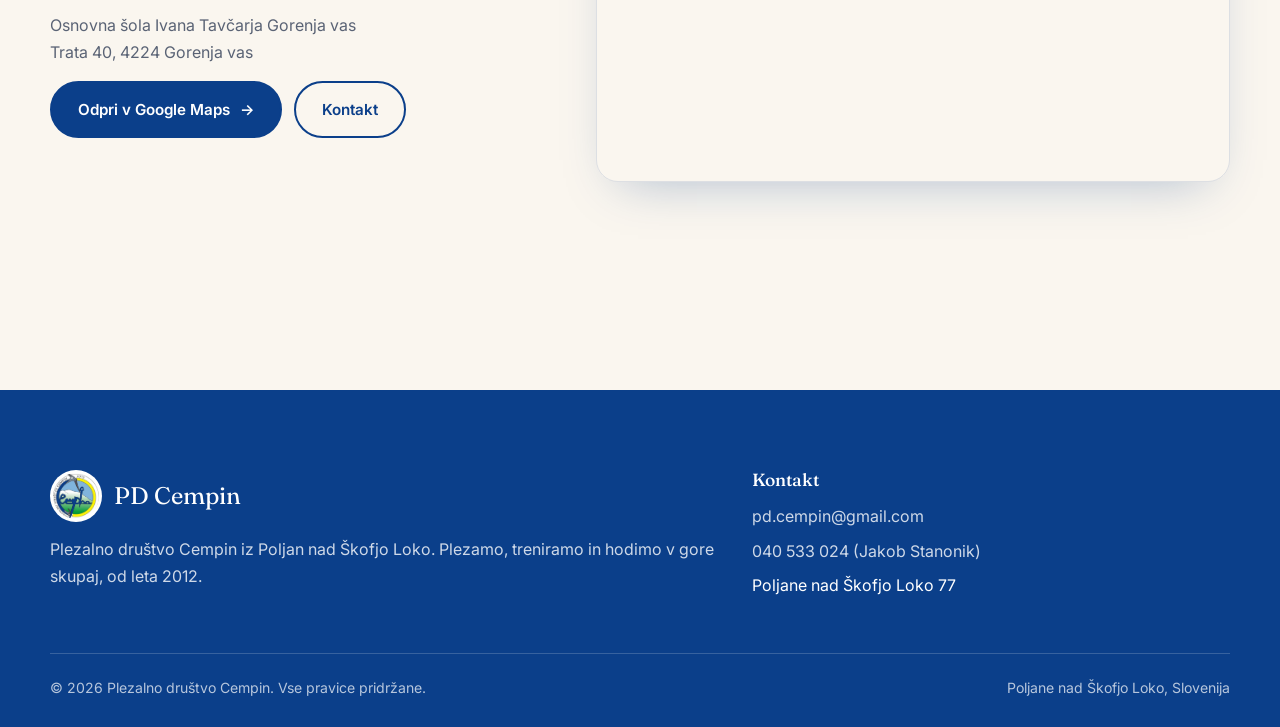
<file: treningi.html>
<!doctype html>
<html lang="sl" class="no-js">
<head>
  <meta charset="utf-8">
  <meta name="viewport" content="width=device-width, initial-scale=1, viewport-fit=cover">
  <title>Treningi · PD Cempin</title>
  <meta name="description" content="Treningi plezanja za otroke, mlade in odrasle v Poljanah nad Škofjo Loko.">
  <meta name="theme-color" content="#faf6ef" media="(prefers-color-scheme: light)">
  <meta name="theme-color" content="#161618" media="(prefers-color-scheme: dark)">
  <link rel="icon" href="assets/logo.png">
  <link rel="preconnect" href="https://fonts.googleapis.com">
  <link rel="preconnect" href="https://fonts.gstatic.com" crossorigin>
  <link href="https://fonts.googleapis.com/css2?family=Fraunces:opsz,wght@9..144,400;9..144,500;9..144,600&family=Inter:wght@400;500;600&display=swap" rel="stylesheet">
  <link rel="stylesheet" href="style.css">
  <script>
    // Tema se nastavi takoj, da stran ne utripne
    try { var t = localStorage.getItem("cempin-theme"); if (t) document.documentElement.setAttribute("data-theme", t); } catch (e) {}
  </script>
</head>
<body>
  <a class="skip-link" href="#vsebina">Preskoči na vsebino</a>
  <header class="site-header">
    <a class="brand" href="index.html" aria-label="PD Cempin, domov">
      <img src="assets/logo.png" alt="" width="38" height="38">
      PD Cempin
    </a>
    <div class="nav-wrap">
      <nav class="main-nav" aria-label="Glavni meni">
        <ul>
          <li><a href="o-nas.html">O nas</a></li>
          <li><a href="treningi.html" aria-current="page">Treningi / Rekreacija</a></li>
          <li><a href="kontakt.html">Kontakt</a></li>
        </ul>
      </nav>
      <button class="theme-toggle" type="button" aria-label="Preklopi temni način" aria-pressed="false"></button>
      <button class="menu-toggle" type="button" aria-label="Odpri meni" aria-expanded="false">
        <span></span><span></span><span></span>
      </button>
    </div>
  </header>

  <main id="vsebina">
    <section class="page-head">
      <div class="container reveal">
        <span class="eyebrow">Treningi / Rekreacija</span>
        <h1>Pridi plezat z nami</h1>
        <p>Vodeni treningi za otroke in tekmovalce ter rekreacija za vse generacije v telovadnici OŠ Ivana Tavčarja v Gorenji vasi.</p>
      </div>
    </section>

    <section class="section" style="padding-top:0">
      <div class="container">
        <div class="reveal" style="max-width:640px;margin-bottom:32px">
          <span class="eyebrow">Urnik</span>
          <h2>Termini treningov in rekreacije</h2>
        </div>
        <div class="groups reveal">
          <div class="group">
            <div class="group__head"><h3>Mlajši otroci</h3><span class="tag">Sreda 17.00 – 18.30</span></div>
            <p>Otroci se skozi igro naučijo osnov plezanja, ravnotežja in varnosti. Treningi krepijo moč, koordinacijo in samozavest.</p>
          </div>
          <div class="group">
            <div class="group__head"><h3>Tekmovalna skupina</h3><span class="tag">Sreda 17.00 – 18.30</span><span class="tag">Četrtek 20.00 – 21.30</span></div>
            <p>Za starejše otroke, ki želijo napredovati, izboljšati tehniko in se udeleževati tekem.</p>
          </div>
          <div class="group">
            <div class="group__head"><h3>Starejša skupina</h3><span class="tag">Četrtek 20.00 – 21.30</span></div>
            <p>Trening za starejše plezalce, skupaj s tekmovalno skupino.</p>
          </div>
          <div class="group" id="rekreacija">
            <div class="group__head"><h3>Rekreacija za vse generacije</h3><span class="tag">Sreda 18.30 – 20.00</span></div>
            <p>Takoj po treningu otrok je stena odprta za vse, ki želijo plezati rekreativno, ne glede na starost ali znanje.</p>
          </div>
        </div>
      </div>
    </section>

    <section class="section">
      <div class="container contact-grid">
        <div class="reveal">
          <span class="eyebrow">Lokacija treningov / rekreacije</span>
          <h2>Telovadnica OŠ Gorenja vas</h2>
          <p>Osnovna šola Ivana Tavčarja Gorenja vas<br>Trata 40, 4224 Gorenja vas</p>
          <div class="btn-row">
            <a class="btn" href="https://www.google.com/maps/search/?api=1&query=O%C5%A0+Ivana+Tav%C4%8Darja+Gorenja+vas%2C+Trata+40" target="_blank" rel="noopener">Odpri v Google Maps <span class="arrow" aria-hidden="true">→</span></a>
            <a class="btn btn--ghost" href="kontakt.html">Kontakt</a>
          </div>
        </div>
        <div class="map reveal reveal--zoom">
          <iframe title="Zemljevid: OŠ Ivana Tavčarja Gorenja vas" loading="lazy" referrerpolicy="no-referrer-when-downgrade" src="https://maps.google.com/maps?q=O%C5%A0+Ivana+Tav%C4%8Darja+Gorenja+vas%2C+Trata+40&z=15&output=embed"></iframe>
        </div>
      </div>
    </section>
  </main>

  <footer class="site-footer">
    <div class="container">
      <div class="footer-grid">
        <div>
          <div class="footer-brand">
            <img src="assets/logo.png" alt="" width="52" height="52">
            <span>PD Cempin</span>
          </div>
          <p>Plezalno društvo Cempin iz Poljan nad Škofjo Loko. Plezamo, treniramo in hodimo v gore skupaj, od leta 2012.</p>
        </div>
        <div>
          <h3>Kontakt</h3>
          <ul>
            <li><a href="mailto:pd.cempin@gmail.com">pd.cempin@gmail.com</a></li>
            <li><a href="tel:+38640533024">040 533 024 (Jakob Stanonik)</a></li>
            <li>Poljane nad Škofjo Loko 77</li>
          </ul>
        </div>
      </div>
      <div class="footer-bottom">
        <span>© <span data-year>2026</span> Plezalno društvo Cempin. Vse pravice pridržane.</span>
        <span>Poljane nad Škofjo Loko, Slovenija</span>
      </div>
    </div>
  </footer>
  <script src="script.js" defer></script>
</body>
</html>
</file>
<file: style.css>
/* =========================================================
   PD Cempin — slog
   Barve so vzete iz logotipa: svetlo modra #80B4DC, temno modra #0B3F8A
   ========================================================= */

:root {
  --blue-light: #80b4dc;
  --blue-dark: #0b3f8a;
  --blue-deep: #082f68;

  --bg: #faf6ef;          /* toplo bela */
  --bg-alt: #f3ede3;
  --surface: #ffffff;
  --text: #1b2333;
  --text-soft: #5a6375;
  --line: rgba(11, 63, 138, 0.12);
  --accent: var(--blue-dark);
  --accent-soft: rgba(128, 180, 220, 0.22);
  --shadow: 0 20px 50px -24px rgba(11, 63, 138, 0.35);

  --header-h: 72px;
  --radius: 22px;
  --ease: cubic-bezier(0.22, 1, 0.36, 1);
  --font-display: "Fraunces", Georgia, serif;
  --font-body: "Inter", system-ui, -apple-system, "Segoe UI", sans-serif;

  color-scheme: light;
}

/* Temni način: temno siva, ne modra */
@media (prefers-color-scheme: dark) {
  :root:not([data-theme="light"]) {
    --bg: #161618;
    --bg-alt: #1e1e21;
    --surface: #252528;
    --text: #ececee;
    --text-soft: #a3a3ab;
    --line: rgba(255, 255, 255, 0.09);
    --accent: var(--blue-light);
    --accent-soft: rgba(128, 180, 220, 0.12);
    --shadow: 0 20px 50px -24px rgba(0, 0, 0, 0.7);
    color-scheme: dark;
  }
}
:root[data-theme="dark"] {
  --bg: #161618;
  --bg-alt: #1e1e21;
  --surface: #252528;
  --text: #ececee;
  --text-soft: #a3a3ab;
  --line: rgba(255, 255, 255, 0.09);
  --accent: var(--blue-light);
  --accent-soft: rgba(128, 180, 220, 0.12);
  --shadow: 0 20px 50px -24px rgba(0, 0, 0, 0.7);
  color-scheme: dark;
}

/* ---------- Osnova ---------- */
*, *::before, *::after { box-sizing: border-box; }
html { scroll-behavior: smooth; -webkit-text-size-adjust: 100%; overflow-x: clip; }
body {
  margin: 0;
  font-family: var(--font-body);
  font-size: 1rem;
  line-height: 1.65;
  color: var(--text);
  background: var(--bg);
  transition: background-color 0.5s var(--ease), color 0.5s var(--ease);
  overflow-x: hidden;
  overflow-x: clip;
}
img { max-width: 100%; display: block; }
a { color: inherit; }
h1, h2, h3 {
  font-family: var(--font-display);
  font-weight: 500;
  line-height: 1.08;
  letter-spacing: -0.02em;
  margin: 0 0 0.5em;
}
h1 { font-size: clamp(2.6rem, 9vw, 6rem); }
h2 { font-size: clamp(2rem, 6vw, 3.6rem); }
h3 { font-size: clamp(1.25rem, 3vw, 1.6rem); }
p { margin: 0 0 1em; color: var(--text-soft); }

.container { width: min(1180px, 100% - 32px); margin-inline: auto; }
.section { padding: clamp(64px, 12vw, 128px) 0; }
.section--alt { background: var(--bg-alt); transition: background-color 0.5s var(--ease); }

.eyebrow {
  display: inline-block;
  font-size: 0.75rem;
  font-weight: 600;
  letter-spacing: 0.16em;
  text-transform: uppercase;
  color: var(--accent);
  margin-bottom: 14px;
}

.skip-link {
  position: absolute; left: -999px; top: 8px; z-index: 200;
  background: var(--blue-dark); color: #fff; padding: 8px 14px; border-radius: 8px;
}
.skip-link:focus { left: 8px; }

/* ---------- Glava / navigacija ---------- */
.site-header {
  position: fixed;
  inset: 0 0 auto 0;
  height: var(--header-h);
  z-index: 100;
  display: flex;
  align-items: stretch;
  justify-content: space-between;
  padding-left: 16px;
  background: color-mix(in srgb, var(--bg) 82%, transparent);
  backdrop-filter: blur(14px) saturate(1.4);
  -webkit-backdrop-filter: blur(14px) saturate(1.4);
  border-bottom: 1px solid var(--line);
  transition: transform 0.6s var(--ease), opacity 0.6s var(--ease),
              background-color 0.5s var(--ease);
}
/* Na naslovni strani je glava sprva skrita — vidna je le slika */
.is-home .site-header {
  transform: translateY(-100%);
  opacity: 0;
}
.is-home .site-header.is-visible {
  transform: none;
  opacity: 1;
}
/* Nad sliko je glava prosojna, dokler ne odscrollaš */
.is-home .site-header.over-hero {
  background: linear-gradient(to bottom, rgba(8, 30, 66, 0.55), rgba(8, 30, 66, 0));
  border-bottom-color: transparent;
  backdrop-filter: none;
  -webkit-backdrop-filter: none;
  color: #fff;
}

.brand {
  display: flex;
  align-items: center;
  gap: 10px;
  text-decoration: none;
  font-family: var(--font-display);
  font-size: 1.35rem;
  font-weight: 600;
  letter-spacing: -0.01em;
  padding-right: 18px;
  transition: background-color 0.3s var(--ease), color 0.3s var(--ease);
}
.brand img {
  width: 38px; height: 38px;
  border-radius: 50%;
  background: #fff;
  padding: 2px;
}

.nav-wrap { display: flex; align-items: stretch; }

.main-nav ul {
  list-style: none;
  margin: 0; padding: 0;
  display: flex;
  height: 100%;
}
.main-nav a {
  display: flex;
  align-items: center;
  height: 100%;
  padding: 0 22px;
  text-decoration: none;
  font-weight: 500;
  font-size: 0.95rem;
  position: relative;
  transition: background-color 0.3s var(--ease), color 0.3s var(--ease);
}
/* Hover čez celo višino: temno modra, bel napis */
.main-nav a:hover,
.main-nav a:focus-visible,
.brand:hover,
.brand:focus-visible {
  background: var(--blue-dark);
  color: #fff;
  outline: none;
}
.main-nav a[aria-current="page"]::after {
  content: "";
  position: absolute;
  left: 22px; right: 22px; bottom: 16px;
  height: 2px;
  background: currentColor;
  border-radius: 2px;
}

/* Okrogel stikalo za temni/svetli način — belo + črno */
.theme-toggle {
  align-self: center;
  margin: 0 16px 0 10px;
  width: 38px; height: 38px;
  border-radius: 50%;
  border: 2px solid currentColor;
  padding: 0;
  cursor: pointer;
  background: linear-gradient(135deg, #ffffff 50%, #111111 50%);
  box-shadow: 0 4px 14px rgba(0, 0, 0, 0.18);
  transition: transform 0.6s var(--ease);
  flex-shrink: 0;
}
.theme-toggle:hover { transform: rotate(180deg) scale(1.06); }
:root[data-theme="dark"] .theme-toggle { transform: rotate(180deg); }
:root[data-theme="dark"] .theme-toggle:hover { transform: rotate(360deg) scale(1.06); }
.theme-toggle:focus-visible { outline: 3px solid var(--blue-light); outline-offset: 3px; }

.menu-toggle {
  display: none;
  align-self: center;
  width: 42px; height: 42px;
  border: 0; background: transparent; color: inherit;
  cursor: pointer;
  padding: 0;
  position: relative;
}
.menu-toggle span {
  position: absolute; left: 10px; right: 10px; height: 2px;
  background: currentColor; border-radius: 2px;
  transition: transform 0.4s var(--ease), opacity 0.3s;
}
.menu-toggle span:nth-child(1) { top: 14px; }
.menu-toggle span:nth-child(2) { top: 20px; }
.menu-toggle span:nth-child(3) { top: 26px; }
.menu-open .menu-toggle span:nth-child(1) { transform: translateY(6px) rotate(45deg); }
.menu-open .menu-toggle span:nth-child(2) { opacity: 0; }
.menu-open .menu-toggle span:nth-child(3) { transform: translateY(-6px) rotate(-45deg); }

/* Mobilni meni */
@media (max-width: 760px) {
  .menu-toggle { display: block; }
  .theme-toggle { margin: 0 6px 0 0; }
  .nav-wrap { flex-direction: row-reverse; align-items: center; padding-right: 10px; }
  .main-nav {
    position: fixed;
    top: var(--header-h); left: 0; right: 0;
    background: var(--bg);
    color: var(--text);
    border-bottom: 1px solid var(--line);
    clip-path: inset(0 0 100% 0);
    transition: clip-path 0.5s var(--ease);
  }
  .menu-open .main-nav { clip-path: inset(0 0 0 0); }
  .main-nav ul { flex-direction: column; height: auto; }
  .main-nav a {
    height: auto;
    padding: 20px 24px;
    font-size: 1.15rem;
    border-top: 1px solid var(--line);
  }
  .main-nav a[aria-current="page"]::after { left: 24px; right: auto; width: 24px; bottom: 12px; }
  .brand { font-size: 1.2rem; }
  .brand img { width: 34px; height: 34px; }
}

/* ---------- Naslovna slika (samo slika, brez besedila) ---------- */
.hero {
  position: relative;
  height: 100vh;
  height: 100svh;
  min-height: 480px;
  overflow: hidden;
  background: #0b3f8a;
}
.hero img {
  width: 100%; height: 100%;
  object-fit: cover;
  object-position: 72% 45%;
  transform: scale(1.12);
  animation: heroIn 2.4s var(--ease) forwards;
  will-change: transform;
}
/* Rahel moder ton čez sliko */
.hero::after {
  content: "";
  position: absolute; inset: 0;
  background:
    linear-gradient(180deg, rgba(11, 63, 138, 0.18) 0%, rgba(11, 63, 138, 0) 35%),
    linear-gradient(0deg, var(--bg) 0%, rgba(0, 0, 0, 0) 14%);
  mix-blend-mode: normal;
  pointer-events: none;
}
@keyframes heroIn {
  from { transform: scale(1.12); filter: saturate(0.6) brightness(1.1); }
  to   { transform: scale(1); filter: saturate(1.08) hue-rotate(-4deg); }
}
.scroll-cue {
  position: absolute;
  left: 50%; bottom: 28px;
  width: 26px; height: 42px;
  margin-left: -13px;
  border: 2px solid rgba(255, 255, 255, 0.85);
  border-radius: 14px;
  z-index: 2;
  opacity: 0;
  animation: fadeIn 1s 1.8s var(--ease) forwards;
}
.scroll-cue::before {
  content: "";
  position: absolute; left: 50%; top: 8px;
  width: 4px; height: 8px; margin-left: -2px;
  border-radius: 2px;
  background: #fff;
  animation: cue 1.8s infinite var(--ease);
}
@keyframes cue {
  0% { transform: translateY(0); opacity: 1; }
  80% { transform: translateY(14px); opacity: 0; }
  100% { opacity: 0; }
}
@keyframes fadeIn { to { opacity: 1; } }

/* ---------- Glava podstrani ---------- */
.page-head {
  padding: calc(var(--header-h) + clamp(48px, 10vw, 110px)) 0 clamp(40px, 7vw, 80px);
  position: relative;
  overflow: hidden;
}
.page-head::before {
  content: "";
  position: absolute;
  width: 60vmax; height: 60vmax;
  right: -25vmax; top: -30vmax;
  border-radius: 50%;
  background: radial-gradient(circle, var(--accent-soft), transparent 70%);
  pointer-events: none;
}
.page-head p { max-width: 560px; font-size: 1.1rem; }

/* ---------- Postavitev: slika ob besedilu ---------- */
.split {
  display: grid;
  gap: clamp(28px, 6vw, 72px);
  align-items: center;
}
@media (min-width: 860px) {
  .split { grid-template-columns: 1fr 1fr; }
  .split--reverse .split__media { order: 2; }
}
.split__media {
  position: relative;
  border-radius: var(--radius);
  overflow: hidden;
  box-shadow: var(--shadow);
  aspect-ratio: 4 / 5;
}
.split__media img {
  width: 100%; height: 100%;
  object-fit: cover;
  transition: transform 1.2s var(--ease);
}
.split__media:hover img { transform: scale(1.05); }
.split__media--logo {
  background: #fff;
  display: grid;
  place-items: center;
  aspect-ratio: 1;
}
.split__media--logo img { width: 72%; height: auto; object-fit: contain; }

.media-badge {
  position: absolute;
  left: 16px; bottom: 16px;
  background: var(--blue-dark);
  color: #fff;
  font-size: 0.8rem;
  font-weight: 600;
  padding: 8px 14px;
  border-radius: 999px;
}

/* ---------- Gumbi ---------- */
.btn {
  display: inline-flex;
  align-items: center;
  gap: 10px;
  padding: 14px 26px;
  border-radius: 999px;
  background: var(--blue-dark);
  color: #fff;
  text-decoration: none;
  font-weight: 600;
  font-size: 0.95rem;
  border: 2px solid var(--blue-dark);
  transition: transform 0.35s var(--ease), background-color 0.3s, color 0.3s, box-shadow 0.35s;
}
.btn:hover { transform: translateY(-2px); box-shadow: 0 12px 28px -12px rgba(11, 63, 138, 0.6); }
.btn--ghost { background: transparent; color: var(--accent); border-color: currentColor; }
.btn--ghost:hover { background: var(--blue-dark); color: #fff; border-color: var(--blue-dark); }
.btn .arrow { transition: transform 0.35s var(--ease); }
.btn:hover .arrow { transform: translateX(4px); }
.btn-row { display: flex; flex-wrap: wrap; gap: 12px; margin-top: 8px; }

/* ---------- Številke ---------- */
.stats {
  display: grid;
  grid-template-columns: repeat(2, 1fr);
  gap: 1px;
  background: var(--line);
  border: 1px solid var(--line);
  border-radius: var(--radius);
  overflow: hidden;
}
@media (min-width: 760px) { .stats { grid-template-columns: repeat(4, 1fr); } }
.stat {
  background: var(--bg);
  padding: clamp(22px, 4vw, 40px);
  transition: background-color 0.5s var(--ease);
}
.stat strong {
  display: block;
  font-family: var(--font-display);
  font-size: clamp(2rem, 6vw, 3.2rem);
  font-weight: 500;
  color: var(--accent);
  line-height: 1;
  margin-bottom: 8px;
}
.stat span { font-size: 0.9rem; color: var(--text-soft); }

/* ---------- Kartice ---------- */
.cards {
  display: grid;
  gap: 18px;
  grid-template-columns: 1fr;
}
@media (min-width: 640px) { .cards { grid-template-columns: repeat(2, 1fr); } }
@media (min-width: 1000px) { .cards--3 { grid-template-columns: repeat(3, 1fr); } }
.card {
  background: var(--surface);
  border: 1px solid var(--line);
  border-radius: var(--radius);
  overflow: hidden;
  display: flex;
  flex-direction: column;
  transition: transform 0.5s var(--ease), box-shadow 0.5s var(--ease), background-color 0.5s var(--ease);
}
.card:hover { transform: translateY(-6px); box-shadow: var(--shadow); }
.card__img { aspect-ratio: 16 / 10; overflow: hidden; }
.card__img img { width: 100%; height: 100%; object-fit: cover; transition: transform 1s var(--ease); }
.card:hover .card__img img { transform: scale(1.06); }
.card__body { padding: 24px; flex: 1; display: flex; flex-direction: column; }
.card__body p { margin-bottom: 16px; }
.card__meta {
  margin-top: auto;
  display: flex; flex-wrap: wrap; gap: 8px;
}
.tag {
  font-size: 0.78rem;
  font-weight: 600;
  padding: 6px 12px;
  border-radius: 999px;
  background: var(--accent-soft);
  color: var(--accent);
}

/* ---------- Seznam s kljukicami ---------- */
.ticks { list-style: none; padding: 0; margin: 0 0 24px; }
.ticks li {
  position: relative;
  padding: 10px 0 10px 34px;
  border-bottom: 1px solid var(--line);
}
.ticks li::before {
  content: "";
  position: absolute; left: 0; top: 15px;
  width: 20px; height: 20px;
  border-radius: 50%;
  background: var(--accent-soft);
  box-shadow: inset 0 0 0 6px var(--accent-soft);
}
.ticks li::after {
  content: "";
  position: absolute; left: 7px; top: 21px;
  width: 6px; height: 6px;
  border-radius: 50%;
  background: var(--accent);
}

/* ---------- Urnik ---------- */
.schedule {
  border: 1px solid var(--line);
  border-radius: var(--radius);
  overflow: hidden;
  background: var(--surface);
}
.schedule__row {
  display: grid;
  grid-template-columns: 1fr;
  gap: 4px;
  padding: 18px 22px;
  border-top: 1px solid var(--line);
  transition: background-color 0.3s;
}
.schedule__row:first-child { border-top: 0; }
.schedule__row:hover { background: var(--accent-soft); }
.schedule__day { font-weight: 600; }
.schedule__time { font-family: var(--font-display); font-size: 1.25rem; color: var(--accent); }
@media (min-width: 640px) {
  .schedule__row { grid-template-columns: 140px 1fr auto; align-items: center; gap: 20px; }
}
.note { font-size: 0.9rem; margin-top: 14px; }

/* ---------- Pasica s sliko ---------- */
.band {
  position: relative;
  border-radius: var(--radius);
  overflow: hidden;
  min-height: 360px;
  display: grid;
  align-items: end;
  color: #fff;
  isolation: isolate;
}
.band img {
  position: absolute; inset: 0;
  width: 100%; height: 100%;
  object-fit: cover;
  z-index: -2;
}
.band::before {
  content: "";
  position: absolute; inset: 0;
  background: linear-gradient(0deg, rgba(8, 47, 104, 0.95) 10%, rgba(8, 47, 104, 0.55) 55%, rgba(8, 47, 104, 0.1) 100%);
  z-index: -1;
}
.band__inner { padding: clamp(28px, 6vw, 56px); max-width: 640px; }
.band p { color: rgba(255, 255, 255, 0.85); }
.band .btn { background: #fff; color: var(--blue-dark); border-color: #fff; }

/* ---------- Kontakt ---------- */
.contact-grid { display: grid; gap: 18px; }
@media (min-width: 860px) { .contact-grid { grid-template-columns: 1fr 1.2fr; } }
.contact-list { list-style: none; padding: 0; margin: 0; display: grid; gap: 12px; }
.contact-item {
  display: flex;
  gap: 16px;
  align-items: flex-start;
  padding: 20px;
  background: var(--surface);
  border: 1px solid var(--line);
  border-radius: 18px;
  text-decoration: none;
  transition: transform 0.4s var(--ease), border-color 0.3s, background-color 0.5s var(--ease);
}
a.contact-item:hover { transform: translateX(4px); border-color: var(--accent); }
.contact-item svg { flex-shrink: 0; width: 24px; height: 24px; color: var(--accent); margin-top: 2px; }
.contact-item small { display: block; color: var(--text-soft); font-size: 0.8rem; text-transform: uppercase; letter-spacing: 0.1em; }
.contact-item strong { font-weight: 600; word-break: break-word; }

.map {
  border-radius: var(--radius);
  overflow: hidden;
  border: 1px solid var(--line);
  min-height: 360px;
  box-shadow: var(--shadow);
}
.map iframe { width: 100%; height: 100%; min-height: 360px; border: 0; display: block; }
:root[data-theme="dark"] .map iframe { filter: invert(0.9) hue-rotate(180deg) saturate(0.6); }
@media (prefers-color-scheme: dark) {
  :root:not([data-theme="light"]) .map iframe { filter: invert(0.9) hue-rotate(180deg) saturate(0.6); }
}

/* ---------- Noga (modra kot logo) ---------- */
.site-footer {
  background: var(--blue-dark);
  color: #fff;
  padding: clamp(48px, 8vw, 80px) 0 28px;
  margin-top: clamp(40px, 8vw, 80px);
}
.footer-grid { display: grid; gap: 32px; }
@media (min-width: 760px) { .footer-grid { grid-template-columns: 1.4fr 1fr; } }
.site-footer h3 { font-size: 1.1rem; margin-bottom: 14px; }
.site-footer p, .site-footer a { color: rgba(255, 255, 255, 0.8); }
.site-footer ul { list-style: none; padding: 0; margin: 0; display: grid; gap: 8px; }
.site-footer a { text-decoration: none; transition: color 0.2s; }
.site-footer a:hover { color: var(--blue-light); }
.footer-brand { display: flex; align-items: center; gap: 12px; margin-bottom: 14px; }
.footer-brand img { width: 52px; height: 52px; border-radius: 50%; background: #fff; padding: 3px; }
.footer-brand span { font-family: var(--font-display); font-size: 1.5rem; }
.footer-bottom {
  margin-top: 48px;
  padding-top: 22px;
  border-top: 1px solid rgba(255, 255, 255, 0.18);
  display: flex; flex-wrap: wrap; gap: 8px 24px;
  justify-content: space-between;
  font-size: 0.88rem;
  color: rgba(255, 255, 255, 0.7);
}

/* ---------- Razkrivanje ob scrollu ---------- */
.reveal {
  opacity: 0;
  transform: translateY(40px);
  transition: opacity 1s var(--ease), transform 1s var(--ease);
  transition-delay: var(--d, 0s);
}
.reveal--left { transform: translateX(-40px); }
.reveal--right { transform: translateX(40px); }
.reveal--zoom { transform: scale(0.94); }
.reveal.is-in { opacity: 1; transform: none; }
@media (max-width: 760px) {
  .reveal--left, .reveal--right { transform: translateY(40px); }
}

/* Brez JS naj bo vse vidno */
.no-js .reveal { opacity: 1; transform: none; }
.no-js .is-home .site-header { transform: none; opacity: 1; }

@media (prefers-reduced-motion: reduce) {
  *, *::before, *::after { animation: none !important; transition: none !important; scroll-behavior: auto !important; }
  .reveal { opacity: 1; transform: none; }
  .hero img { transform: none; }
  .scroll-cue { opacity: 1; }
}

/* ---------- Dodatki ---------- */
.stats--2 { grid-template-columns: repeat(2, 1fr); max-width: 760px; margin-inline: auto; }
@media (min-width: 760px) { .stats--2 { grid-template-columns: repeat(2, 1fr); } }
.stats--2 .stat { text-align: center; }
.ticks li strong { color: var(--text); font-weight: 600; }
.btn--light-ghost { background: transparent !important; color: #fff !important; border-color: rgba(255, 255, 255, 0.7) !important; }
.btn--light-ghost:hover { background: rgba(255, 255, 255, 0.12) !important; }

/* Avtor fotografije */
.card__img { position: relative; }
.credit {
  position: absolute;
  right: 10px; bottom: 10px;
  z-index: 1;
  font-size: 0.7rem;
  line-height: 1.2;
  color: #fff;
  background: rgba(0, 0, 0, 0.45);
  backdrop-filter: blur(4px);
  -webkit-backdrop-filter: blur(4px);
  padding: 4px 9px;
  border-radius: 999px;
  pointer-events: none;
}
.band .credit { top: 14px; bottom: auto; right: 14px; }

/* Skupine (urnik z opisi) */
.sr-only {
  position: absolute; width: 1px; height: 1px; padding: 0; margin: -1px;
  overflow: hidden; clip: rect(0, 0, 0, 0); white-space: nowrap; border: 0;
}
.groups {
  border: 1px solid var(--line);
  border-radius: var(--radius);
  overflow: hidden;
  background: var(--surface);
  transition: background-color 0.5s var(--ease);
}
.group {
  padding: 22px 24px;
  border-top: 1px solid var(--line);
  transition: background-color 0.3s;
}
.group:first-child { border-top: 0; }
.group:hover { background: var(--accent-soft); }
.group__head { display: flex; flex-wrap: wrap; align-items: center; gap: 8px 10px; margin-bottom: 6px; }
.group__head h3 { margin: 0 8px 0 0; }
.group p { margin: 0; }

#rekreacija, .group { scroll-margin-top: calc(var(--header-h) + 20px); }

/* Okrogel logo (kot gumb Domov), brez kartice v ozadju */
.logo-badge {
  width: min(100%, 420px);
  aspect-ratio: 1;
  margin-inline: auto;
  border-radius: 50%;
  background: #fff;
  padding: 7%;
  display: grid;
  place-items: center;
  box-shadow: var(--shadow);
}
.logo-badge img { width: 100%; height: 100%; object-fit: contain; }
@media (max-width: 859px) { .logo-badge { width: min(78%, 340px); } }

/* O nas: zgodovina društva */
.split--top { align-items: start; }
@media (min-width: 860px) {
  .split__media--sticky { position: sticky; top: calc(var(--header-h) + 24px); }
  .split--top .logo-badge { position: sticky; top: calc(var(--header-h) + 24px); }
}
.story p { max-width: 62ch; }
.closing {
  max-width: 780px;
  margin-inline: auto;
  padding: clamp(28px, 5vw, 48px);
  border-left: 4px solid var(--accent);
  background: var(--surface);
  border-radius: 0 var(--radius) var(--radius) 0;
  transition: background-color 0.5s var(--ease);
}
.closing p { font-size: 1.1rem; color: var(--text); }
.signature {
  margin: 24px 0 0;
  font-family: var(--font-display);
  font-size: 1.5rem !important;
  color: var(--accent) !important;
}
.signature span {
  display: block;
  font-family: var(--font-body);
  font-size: 0.85rem;
  letter-spacing: 0.08em;
  text-transform: uppercase;
  color: var(--text-soft);
}
</file>
